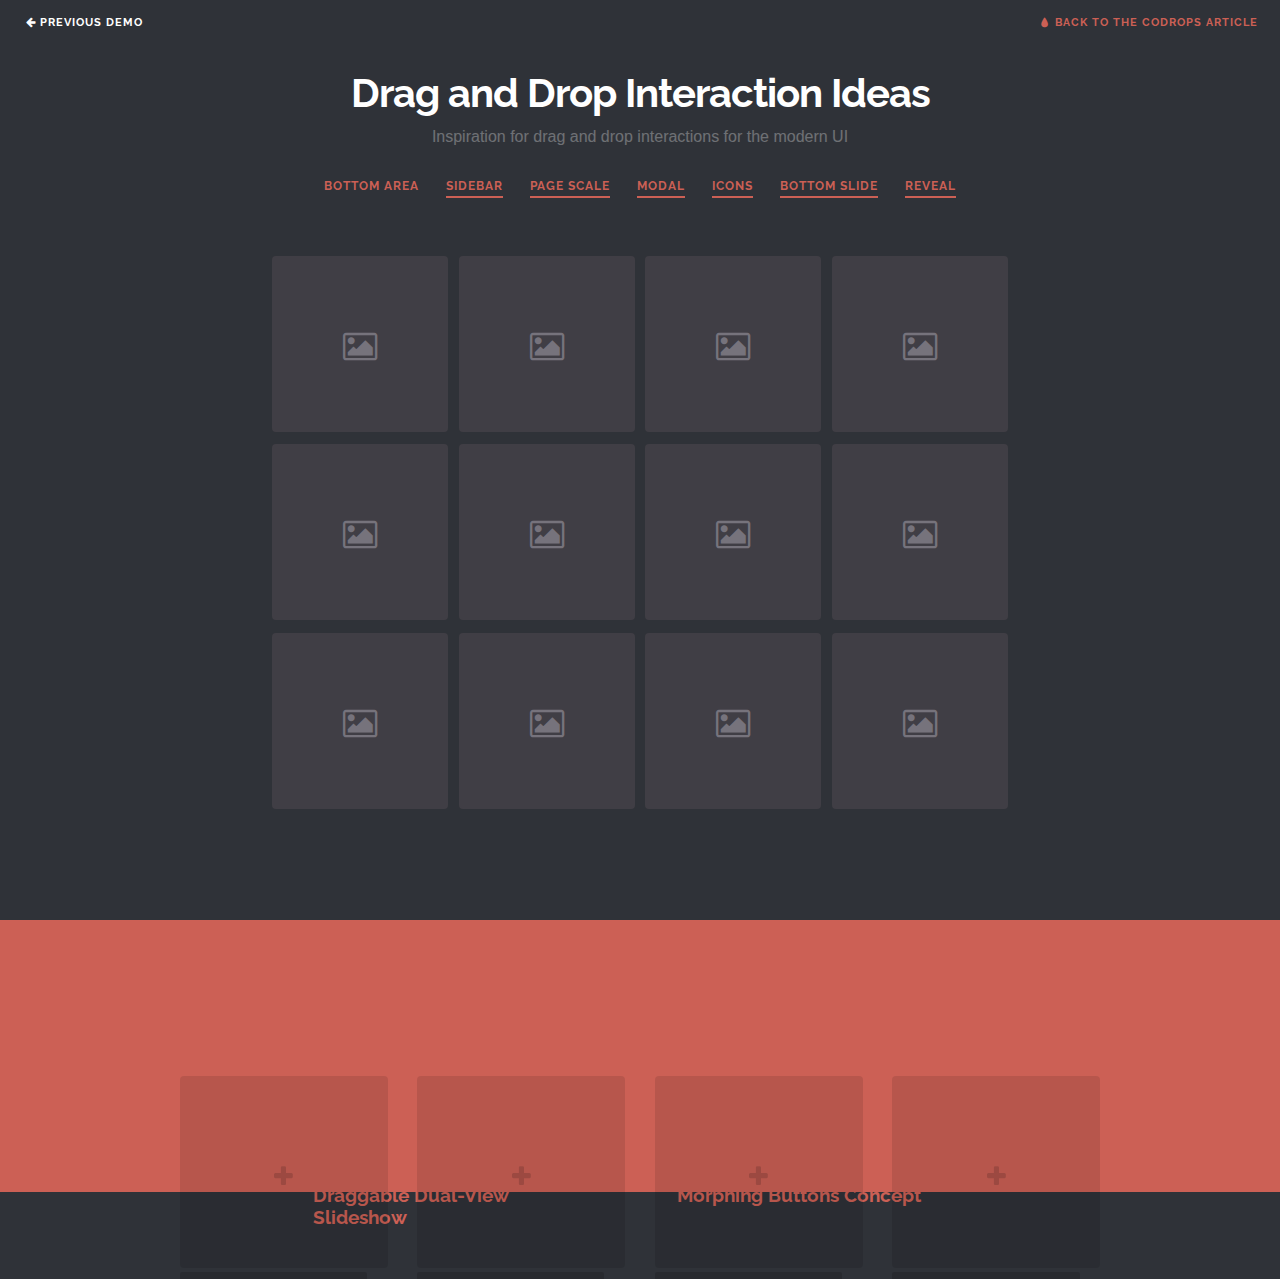
<file: index.html>
<!DOCTYPE html>
<html lang="en" class="no-js">
	<head>
		<meta charset="UTF-8" />
		<meta http-equiv="X-UA-Compatible" content="IE=edge">
		<meta name="viewport" content="width=device-width, initial-scale=1">
		<title>Drag and Drop Interaction Ideas | Bottom Area</title>
		<meta name="description" content="Inspiration for drag and drop interactions for the modern UI" />
		<meta name="keywords" content="drag and drop, interaction, inspiration, web design, ui" />
		<meta name="author" content="Codrops" />
		<link rel="shortcut icon" href="../favicon.ico">
		<link rel="stylesheet" type="text/css" href="css/normalize.css" />
		<link rel="stylesheet" type="text/css" href="fonts/font-awesome-4.2.0/css/font-awesome.min.css" />
		<link rel="stylesheet" type="text/css" href="css/demo.css" />
		<link rel="stylesheet" type="text/css" href="css/bottom-area.css" />
		<script src="js/modernizr.custom.js"></script>
	</head>
	<body>
		<div class="container">
			<!-- Top Navigation -->
			<div class="codrops-top clearfix">
				<a class="codrops-icon codrops-icon-prev" href="http://tympanus.net/Development/MorphingSearch/"><span>Previous Demo</span></a>
				<span class="right"><a class="codrops-icon codrops-icon-drop" href="http://tympanus.net/codrops/?p=21275"><span>Back to the Codrops Article</span></a></span>
			</div>
			<div class="content">
				<header class="codrops-header">
					<h1>Drag and Drop Interaction Ideas <span>Inspiration for drag and drop interactions for the modern UI</span></h1>
					<nav class="codrops-demos">
						<a class="current-demo" href="index.html">Bottom Area</a>
						<a href="sidebar.html">Sidebar</a>
						<a href="page-scale.html">Page Scale</a>
						<a href="modal.html">Modal</a>
						<a href="icons.html">Icons</a>
						<a href="bottom-slide.html">Bottom Slide</a>
						<a href="reveal.html">Reveal</a>
					</nav>
				</header>
				<div id="grid" class="grid clearfix">
					<div class="grid__item"><i class="fa fa-fw fa-image"></i></div>
					<div class="grid__item"><i class="fa fa-fw fa-image"></i></div>
					<div class="grid__item"><i class="fa fa-fw fa-image"></i></div>
					<div class="grid__item"><i class="fa fa-fw fa-image"></i></div>
					<div class="grid__item"><i class="fa fa-fw fa-image"></i></div>
					<div class="grid__item"><i class="fa fa-fw fa-image"></i></div>
					<div class="grid__item"><i class="fa fa-fw fa-image"></i></div>
					<div class="grid__item"><i class="fa fa-fw fa-image"></i></div>
					<div class="grid__item"><i class="fa fa-fw fa-image"></i></div>
					<div class="grid__item"><i class="fa fa-fw fa-image"></i></div>
					<div class="grid__item"><i class="fa fa-fw fa-image"></i></div>
					<div class="grid__item"><i class="fa fa-fw fa-image"></i></div>
				</div>
				<!-- Related demos -->
				<section class="related">
					<p>If you enjoyed this demo you might also like:</p>
					<a href="http://tympanus.net/Development/DraggableDualViewSlideshow/">
						<img src="img/related/DualViewSlideshow.png" alt="Dual-View Slideshow Image"/>
						<h3>Draggable Dual-View Slideshow</h3>
					</a>
					<a href="http://tympanus.net/Development/ButtonComponentMorph/">
						<img src="img/related/MorphingButtons.png" alt="Morphing Buttons Image" />
						<h3>Morphing Buttons Concept</h3>
					</a>
				</section>
			</div><!-- /content -->
		</div><!-- /container -->
		<div id="drop-area" class="drop-area">
			<div>
				<div class="drop-area__item"><div class="dummy"></div></div>
				<div class="drop-area__item"><div class="dummy"></div></div>
				<div class="drop-area__item"><div class="dummy"></div></div>
				<div class="drop-area__item"><div class="dummy"></div></div>
			</div>
		</div>
		<div class="drop-overlay"></div>
		<script src="js/draggabilly.pkgd.min.js"></script>
		<script src="js/dragdrop.js"></script>
		<script>
			(function() {
				var body = document.body,
					dropArea = document.getElementById( 'drop-area' ),
					droppableArr = [], dropAreaTimeout;

				// initialize droppables
				[].slice.call( document.querySelectorAll( '#drop-area .drop-area__item' )).forEach( function( el ) {
					droppableArr.push( new Droppable( el, {
						onDrop : function( instance, draggableEl ) {
							// show checkmark inside the droppabe element
							classie.add( instance.el, 'drop-feedback' );
							clearTimeout( instance.checkmarkTimeout );
							instance.checkmarkTimeout = setTimeout( function() { 
								classie.remove( instance.el, 'drop-feedback' );
							}, 800 );
							// ...
						}
					} ) );
				} );

				// initialize draggable(s)
				[].slice.call(document.querySelectorAll( '#grid .grid__item' )).forEach( function( el ) {
					new Draggable( el, droppableArr, {
						draggabilly : { containment: document.body },
						onStart : function() {
							// add class 'drag-active' to body
							classie.add( body, 'drag-active' );
							// clear timeout: dropAreaTimeout (toggle drop area)
							clearTimeout( dropAreaTimeout );
							// show dropArea
							classie.add( dropArea, 'show' );
						},
						onEnd : function( wasDropped ) {
							var afterDropFn = function() {
								// hide dropArea
								classie.remove( dropArea, 'show' );
								// remove class 'drag-active' from body
								classie.remove( body, 'drag-active' );
							};

							if( !wasDropped ) {
								afterDropFn();
							}
							else {
								// after some time hide drop area and remove class 'drag-active' from body
								clearTimeout( dropAreaTimeout );
								dropAreaTimeout = setTimeout( afterDropFn, 400 );
							}
						}
					} );
				} );
			})();
		</script>
	</body>
</html>
</file>
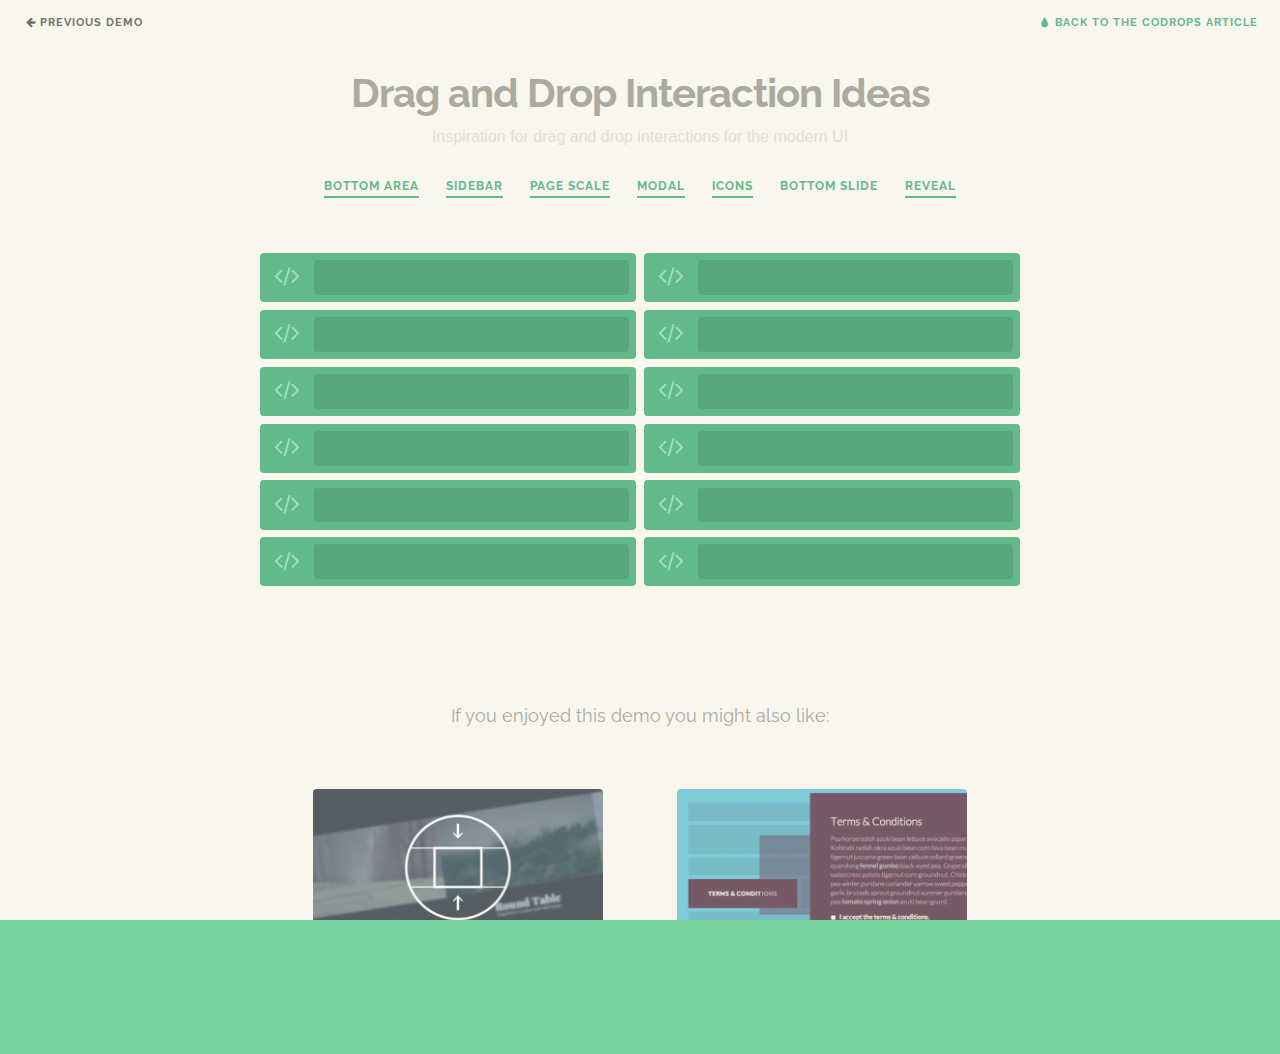
<file: bottom-slide.html>
<!DOCTYPE html>
<html lang="en" class="no-js">
	<head>
		<meta charset="UTF-8" />
		<meta http-equiv="X-UA-Compatible" content="IE=edge">
		<meta name="viewport" content="width=device-width, initial-scale=1">
		<title>Drag and Drop Interaction Ideas | Bottom Slide</title>
		<meta name="description" content="Inspiration for drag and drop interactions for the modern UI" />
		<meta name="keywords" content="drag and drop, interaction, inspiration, web design, ui" />
		<meta name="author" content="Codrops" />
		<link rel="shortcut icon" href="../favicon.ico">
		<link rel="stylesheet" type="text/css" href="css/normalize.css" />
		<link rel="stylesheet" type="text/css" href="fonts/font-awesome-4.2.0/css/font-awesome.min.css" />
		<link rel="stylesheet" type="text/css" href="css/demo.css" />
		<link rel="stylesheet" type="text/css" href="css/bottom-slide.css" />
		<script src="js/modernizr.custom.js"></script>
	</head>
	<body class="skin-5">
		<div class="container">
			<!-- Top Navigation -->
			<div class="codrops-top clearfix">
				<a class="codrops-icon codrops-icon-prev" href="http://tympanus.net/Development/MorphingSearch/"><span>Previous Demo</span></a>
				<span class="right"><a class="codrops-icon codrops-icon-drop" href="http://tympanus.net/codrops/?p=21275"><span>Back to the Codrops Article</span></a></span>
			</div>
			<div class="content">
				<header class="codrops-header">
					<h1>Drag and Drop Interaction Ideas <span>Inspiration for drag and drop interactions for the modern UI</span></h1>
					<nav class="codrops-demos">
						<a href="index.html">Bottom Area</a>
						<a href="sidebar.html">Sidebar</a>
						<a href="page-scale.html">Page Scale</a>
						<a href="modal.html">Modal</a>
						<a href="icons.html">Icons</a>
						<a class="current-demo" href="bottom-slide.html">Bottom Slide</a>
						<a href="reveal.html">Reveal</a>
					</nav>
				</header>
				<div id="grid" class="grid clearfix">
					<div class="grid__item"><i class="fa fa-fw fa-code"></i></div>
					<div class="grid__item"><i class="fa fa-fw fa-code"></i></div>
					<div class="grid__item"><i class="fa fa-fw fa-code"></i></div>
					<div class="grid__item"><i class="fa fa-fw fa-code"></i></div>
					<div class="grid__item"><i class="fa fa-fw fa-code"></i></div>
					<div class="grid__item"><i class="fa fa-fw fa-code"></i></div>
					<div class="grid__item"><i class="fa fa-fw fa-code"></i></div>
					<div class="grid__item"><i class="fa fa-fw fa-code"></i></div>
					<div class="grid__item"><i class="fa fa-fw fa-code"></i></div>
					<div class="grid__item"><i class="fa fa-fw fa-code"></i></div>
					<div class="grid__item"><i class="fa fa-fw fa-code"></i></div>
					<div class="grid__item"><i class="fa fa-fw fa-code"></i></div>
				</div>
				<!-- Related demos -->
				<section class="related">
					<p>If you enjoyed this demo you might also like:</p>
					<a href="http://tympanus.net/Development/DraggableDualViewSlideshow/">
						<img src="img/related/DualViewSlideshow.png" alt="Dual-View Slideshow Image"/>
						<h3>Draggable Dual-View Slideshow</h3>
					</a>
					<a href="http://tympanus.net/Development/ButtonComponentMorph/">
						<img src="img/related/MorphingButtons.png" alt="Morphing Buttons Image" />
						<h3>Morphing Buttons Concept</h3>
					</a>
				</section>
			</div><!-- /content -->
		</div><!-- /container -->
		<div id="drop-area" class="drop-area">
			<div>
				<div class="dummy"></div>
				<div class="drop-area__item"><i class="fa fa-fw fa-file-excel-o"></i></div>
				<div class="drop-area__item"><i class="fa fa-fw fa-file-pdf-o"></i></div>
				<div class="drop-area__item"><i class="fa fa-fw fa-file-sound-o"></i></div>
				<div class="drop-area__item"><i class="fa fa-fw fa-file-word-o"></i></div>
				<div class="drop-area__item"><i class="fa fa-fw fa-file-archive-o"></i></div>
				<div class="drop-area__item"><i class="fa fa-fw fa-file-text-o"></i></div>
				<div class="drop-area__item"><i class="fa fa-fw fa-file-archive-o"></i></div>
				<div class="drop-area__item"><i class="fa fa-fw fa-file-image-o"></i></div>
				<div class="drop-area__item"><i class="fa fa-fw fa-file-o"></i></div>
				<div class="drop-area__item"><i class="fa fa-fw fa-file-powerpoint-o"></i></div>
				<div class="drop-area__item"><i class="fa fa-fw fa-file-code-o"></i></div>
			</div>
		</div>
		<div class="drop-overlay"></div>
		<script src="js/draggabilly.pkgd.min.js"></script>
		<script src="js/dragdrop.js"></script>
		<script>
			(function() {
				var body = document.body,
					dropArea = document.getElementById( 'drop-area' ),
					droppableArr = [], dropAreaTimeout;

				// initialize droppables
				[].slice.call( document.querySelectorAll( '#drop-area .drop-area__item' )).forEach( function( el ) {
					droppableArr.push( new Droppable( el, {
						onDrop : function( instance, draggableEl ) {
							// show checkmark inside the droppabe element
							classie.add( instance.el, 'drop-feedback' );
							clearTimeout( instance.checkmarkTimeout );
							instance.checkmarkTimeout = setTimeout( function() { 
								classie.remove( instance.el, 'drop-feedback' );
							}, 800 );
							// ...
						}
					} ) );
				} );

				// initialize draggable(s)
				[].slice.call(document.querySelectorAll( '#grid .grid__item' )).forEach( function( el ) {
					new Draggable( el, droppableArr, {
						draggabilly : { containment: document.body },
						scroll : true,
						scrollable : '#drop-area',
						scrollSpeed : 20,
						scrollSensitivity : 10,
						onStart : function() {
							// add class 'drag-active' to body
							classie.add( body, 'drag-active' );
							// clear timeout: dropAreaTimeout (toggle drop area)
							clearTimeout( dropAreaTimeout );
							// show dropArea
							classie.add( dropArea, 'show' );
						},
						onEnd : function( wasDropped ) {
							var afterDropFn = function() {
								// hide dropArea
								classie.remove( dropArea, 'show' );
								// remove class 'drag-active' from body
								classie.remove( body, 'drag-active' );
							};

							if( !wasDropped ) {
								afterDropFn();
							}
							else {
								// after some time hide drop area and remove class 'drag-active' from body
								clearTimeout( dropAreaTimeout );
								dropAreaTimeout = setTimeout( afterDropFn, 400 );
							}
						}
					} );
				} );
			})();
		</script>
	</body>
</html>
</file>
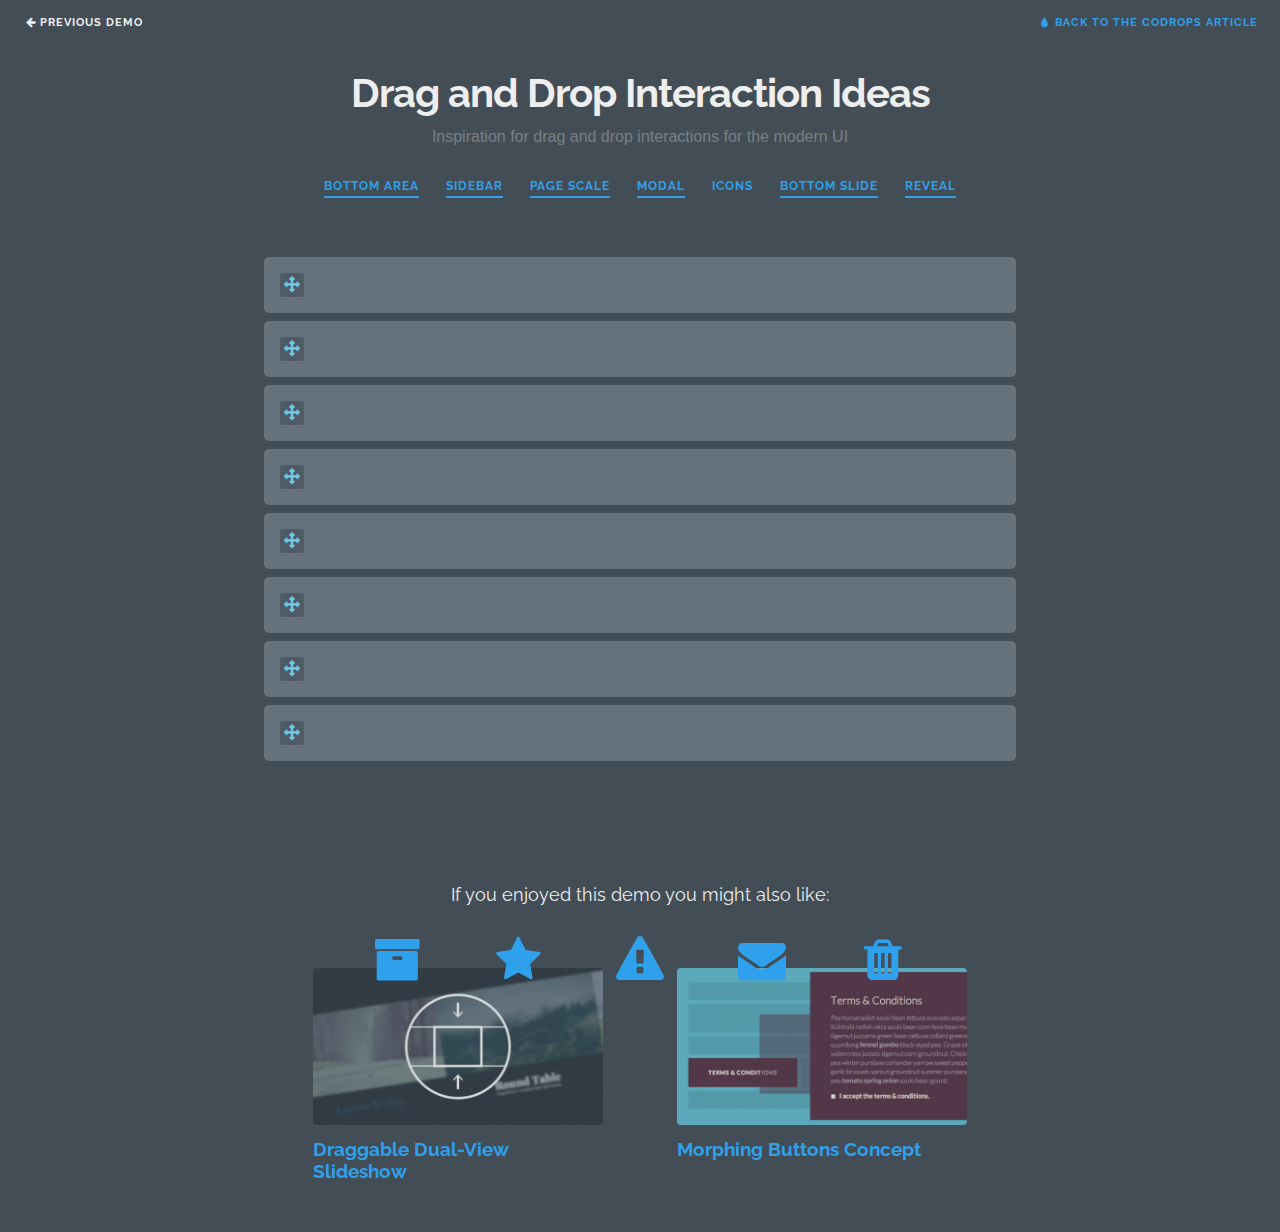
<file: icons.html>
<!DOCTYPE html>
<html lang="en" class="no-js">
	<head>
		<meta charset="UTF-8" />
		<meta http-equiv="X-UA-Compatible" content="IE=edge">
		<meta name="viewport" content="width=device-width, initial-scale=1">
		<title>Drag and Drop Interaction Ideas | Icons</title>
		<meta name="description" content="Inspiration for drag and drop interactions for the modern UI" />
		<meta name="keywords" content="drag and drop, interaction, inspiration, web design, ui" />
		<meta name="author" content="Codrops" />
		<link rel="shortcut icon" href="../favicon.ico">
		<link rel="stylesheet" type="text/css" href="css/normalize.css" />
		<link rel="stylesheet" type="text/css" href="fonts/font-awesome-4.2.0/css/font-awesome.min.css" />
		<link rel="stylesheet" type="text/css" href="css/demo.css" />
		<link rel="stylesheet" type="text/css" href="css/icons.css" />
		<script src="js/modernizr.custom.js"></script>
	</head>
	<body class="skin-4">
		<div class="container">
			<!-- Top Navigation -->
			<div class="codrops-top clearfix">
				<a class="codrops-icon codrops-icon-prev" href="http://tympanus.net/Development/MorphingSearch/"><span>Previous Demo</span></a>
				<span class="right"><a class="codrops-icon codrops-icon-drop" href="http://tympanus.net/codrops/?p=21275"><span>Back to the Codrops Article</span></a></span>
			</div>
			<div class="content">
				<header class="codrops-header">
					<h1>Drag and Drop Interaction Ideas <span>Inspiration for drag and drop interactions for the modern UI</span></h1>
					<nav class="codrops-demos">
						<a href="index.html">Bottom Area</a>
						<a href="sidebar.html">Sidebar</a>
						<a href="page-scale.html">Page Scale</a>
						<a href="modal.html">Modal</a>
						<a class="current-demo" href="icons.html">Icons</a>
						<a href="bottom-slide.html">Bottom Slide</a>
						<a href="reveal.html">Reveal</a>
					</nav>
				</header>
				<ul id="list" class="list">
					<li class="list__item"><div class="drag-me"><i class="fa fa-fw fa-arrows"></i></div></li>
					<li class="list__item"><div class="drag-me"><i class="fa fa-fw fa-arrows"></i></div></li>
					<li class="list__item"><div class="drag-me"><i class="fa fa-fw fa-arrows"></i></div></li>
					<li class="list__item"><div class="drag-me"><i class="fa fa-fw fa-arrows"></i></div></li>
					<li class="list__item"><div class="drag-me"><i class="fa fa-fw fa-arrows"></i></div></li>
					<li class="list__item"><div class="drag-me"><i class="fa fa-fw fa-arrows"></i></div></li>
					<li class="list__item"><div class="drag-me"><i class="fa fa-fw fa-arrows"></i></div></li>
					<li class="list__item"><div class="drag-me"><i class="fa fa-fw fa-arrows"></i></div></li>
				</ul>
				<!-- Related demos -->
				<section class="related">
					<p>If you enjoyed this demo you might also like:</p>
					<a href="http://tympanus.net/Development/DraggableDualViewSlideshow/">
						<img src="img/related/DualViewSlideshow.png" alt="Dual-View Slideshow Image"/>
						<h3>Draggable Dual-View Slideshow</h3>
					</a>
					<a href="http://tympanus.net/Development/ButtonComponentMorph/">
						<img src="img/related/MorphingButtons.png" alt="Morphing Buttons Image" />
						<h3>Morphing Buttons Concept</h3>
					</a>
				</section>
			</div><!-- /content -->
		</div><!-- /container -->
		<div id="drop-area" class="drop-area">
			<div class="drop-area__item"><i class="fa fa-fw fa-archive"></i></div>
			<div class="drop-area__item"><i class="fa fa-fw fa-star"></i></div>
			<div class="drop-area__item"><i class="fa fa-fw fa-exclamation-triangle"></i></div>
			<div class="drop-area__item"><i class="fa fa-fw fa-envelope"></i></div>
			<div class="drop-area__item"><i class="fa fa-fw fa-trash"></i></div>
		</div>
		<div class="drop-overlay"></div>
		<script src="js/draggabilly.pkgd.min.js"></script>
		<script src="js/dragdrop.js"></script>
		<script>
			(function() {
				var body = document.body,
					dropArea = document.getElementById( 'drop-area' ),
					droppableArr = [], dropAreaTimeout;

				// initialize droppables
				[].slice.call( document.querySelectorAll( '#drop-area .drop-area__item' )).forEach( function( el ) {
					droppableArr.push( new Droppable( el, {
						onDrop : function( instance, draggableEl ) {
							// show checkmark inside the droppabe element
							classie.add( instance.el, 'drop-feedback' );
							clearTimeout( instance.checkmarkTimeout );
							instance.checkmarkTimeout = setTimeout( function() { 
								classie.remove( instance.el, 'drop-feedback' );
							}, 800 );
							// ...
						}
					} ) );
				} );

				// initialize draggable(s)
				[].slice.call(document.querySelectorAll( '#list .drag-me' )).forEach( function( el ) {
					new Draggable( el, droppableArr, {
						draggabilly : { containment: document.body },
						onStart : function() {
							// add class 'drag-active' to body
							classie.add( body, 'drag-active' );
							// clear timeout: dropAreaTimeout (toggle drop area)
							clearTimeout( dropAreaTimeout );
							// show dropArea
							classie.add( dropArea, 'show' );
						},
						onEnd : function( wasDropped ) {
							var afterDropFn = function() {
								// hide dropArea
								classie.remove( dropArea, 'show' );
								// remove class 'drag-active' from body
								classie.remove( body, 'drag-active' );
							};

							if( !wasDropped ) {
								afterDropFn();
							}
							else {
								// after some time hide drop area and remove class 'drag-active' from body
								clearTimeout( dropAreaTimeout );
								dropAreaTimeout = setTimeout( afterDropFn, 400 );
							}
						}
					} );
				} );
			})();
		</script>
	</body>
</html>
</file>
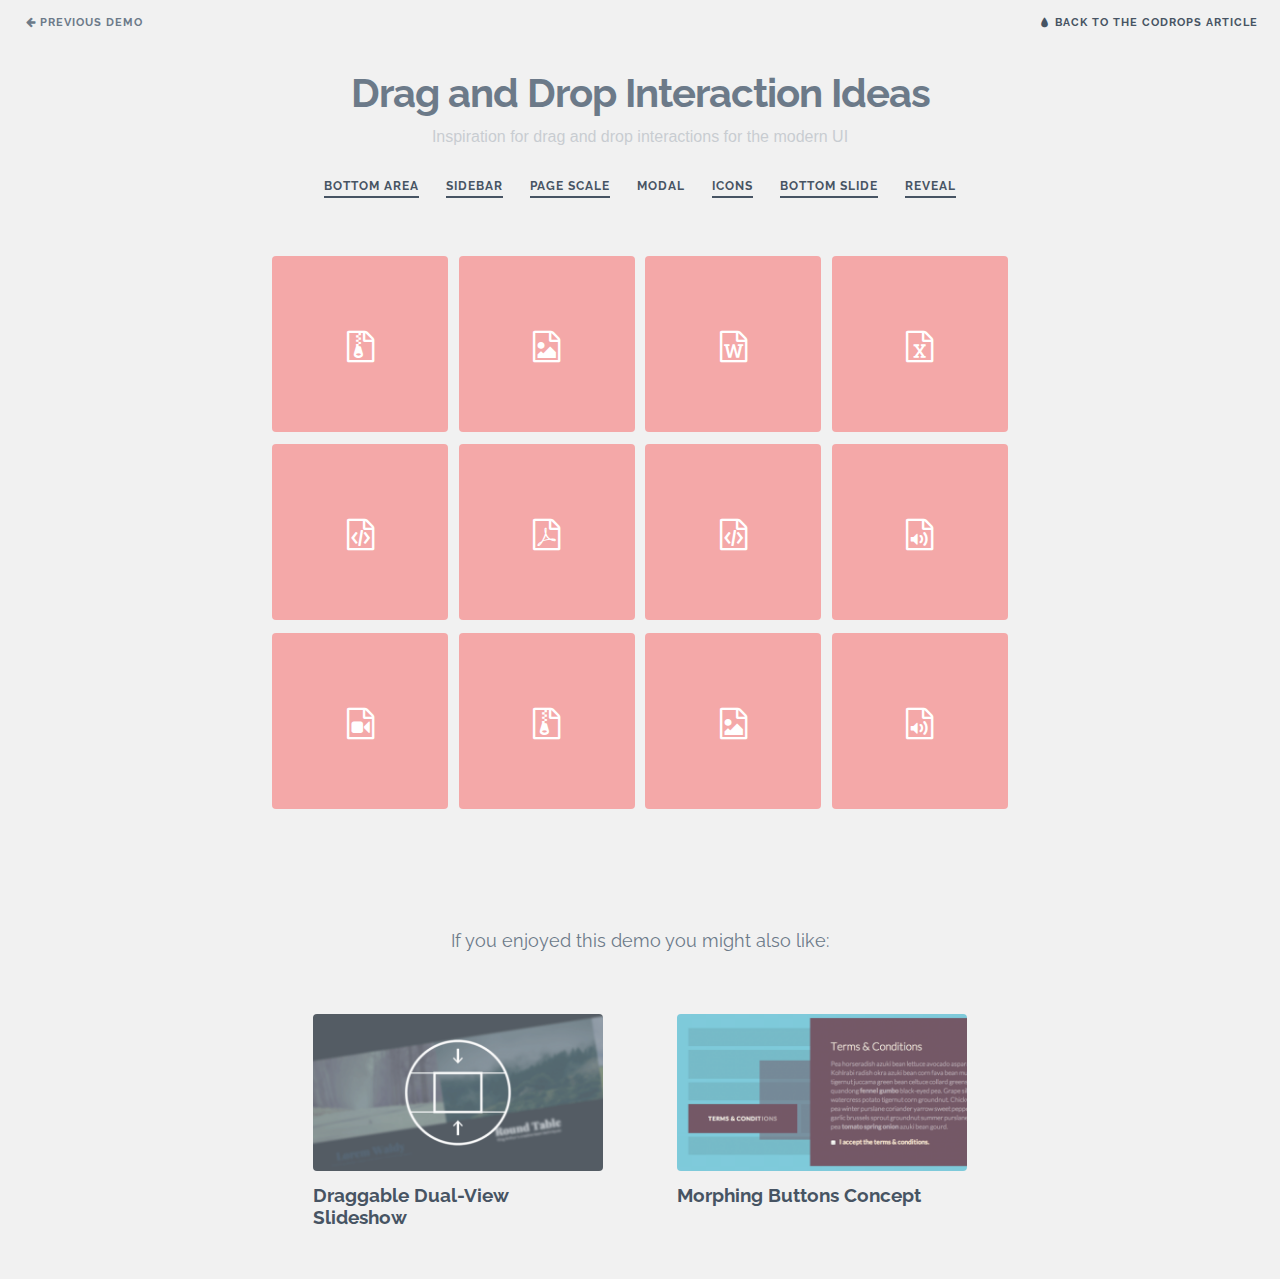
<file: modal.html>
<!DOCTYPE html>
<html lang="en" class="no-js">
	<head>
		<meta charset="UTF-8" />
		<meta http-equiv="X-UA-Compatible" content="IE=edge">
		<meta name="viewport" content="width=device-width, initial-scale=1">
		<title>Drag and Drop Interaction Ideas | Modal</title>
		<meta name="description" content="Inspiration for drag and drop interactions for the modern UI" />
		<meta name="keywords" content="drag and drop, interaction, inspiration, web design, ui" />
		<meta name="author" content="Codrops" />
		<link rel="shortcut icon" href="../favicon.ico">
		<link rel="stylesheet" type="text/css" href="css/normalize.css" />
		<link rel="stylesheet" type="text/css" href="fonts/font-awesome-4.2.0/css/font-awesome.min.css" />
		<link rel="stylesheet" type="text/css" href="css/demo.css" />
		<link rel="stylesheet" type="text/css" href="css/modal.css" />
		<script src="js/modernizr.custom.js"></script>
	</head>
	<body class="skin-3">
		<div class="container">
			<!-- Top Navigation -->
			<div class="codrops-top clearfix">
				<a class="codrops-icon codrops-icon-prev" href="http://tympanus.net/Development/MorphingSearch/"><span>Previous Demo</span></a>
				<span class="right"><a class="codrops-icon codrops-icon-drop" href="http://tympanus.net/codrops/?p=21275"><span>Back to the Codrops Article</span></a></span>
			</div>
			<div class="content">
				<header class="codrops-header">
					<h1>Drag and Drop Interaction Ideas <span>Inspiration for drag and drop interactions for the modern UI</span></h1>
					<nav class="codrops-demos">
						<a href="index.html">Bottom Area</a>
						<a href="sidebar.html">Sidebar</a>
						<a href="page-scale.html">Page Scale</a>
						<a class="current-demo" href="modal.html">Modal</a>
						<a href="icons.html">Icons</a>
						<a href="bottoms-lide.html">Bottom Slide</a>
						<a href="reveal.html">Reveal</a>
					</nav>
				</header>
				<div id="grid" class="grid clearfix">
					<div class="grid__item"><i class="fa fa-fw fa-file-archive-o"></i></div>
					<div class="grid__item"><i class="fa fa-fw fa-file-image-o"></i></div>
					<div class="grid__item"><i class="fa fa-fw fa-file-word-o"></i></div>
					<div class="grid__item"><i class="fa fa-fw fa-file-excel-o"></i></div>
					<div class="grid__item"><i class="fa fa-fw fa-file-code-o"></i></div>
					<div class="grid__item"><i class="fa fa-fw fa-file-pdf-o"></i></div>
					<div class="grid__item"><i class="fa fa-fw fa-file-code-o"></i></div>
					<div class="grid__item"><i class="fa fa-fw fa-file-sound-o"></i></div>
					<div class="grid__item"><i class="fa fa-fw fa-file-video-o"></i></div>
					<div class="grid__item"><i class="fa fa-fw fa-file-archive-o"></i></div>
					<div class="grid__item"><i class="fa fa-fw fa-file-image-o"></i></div>
					<div class="grid__item"><i class="fa fa-fw fa-file-sound-o"></i></div>
				</div>
				<!-- Related demos -->
				<section class="related">
					<p>If you enjoyed this demo you might also like:</p>
					<a href="http://tympanus.net/Development/DraggableDualViewSlideshow/">
						<img src="img/related/DualViewSlideshow.png" alt="Dual-View Slideshow Image"/>
						<h3>Draggable Dual-View Slideshow</h3>
					</a>
					<a href="http://tympanus.net/Development/ButtonComponentMorph/">
						<img src="img/related/MorphingButtons.png" alt="Morphing Buttons Image" />
						<h3>Morphing Buttons Concept</h3>
					</a>
				</section>
			</div><!-- /content -->
		</div><!-- /container -->
		<div id="drop-area" class="drop-area">
			<div class="drop-area__item"></div>
			<div class="drop-area__item"></div>
		</div>
		<div class="drop-overlay"></div>
		<script src="js/draggabilly.pkgd.min.js"></script>
		<script src="js/dragdrop.js"></script>
		<script>
			(function() {
				var body = document.body,
					dropArea = document.getElementById( 'drop-area' ),
					droppableArr = [], dropAreaTimeout;

				// initialize droppables
				[].slice.call( document.querySelectorAll( '#drop-area .drop-area__item' )).forEach( function( el ) {
					droppableArr.push( new Droppable( el, {
						onDrop : function( instance, draggableEl ) {
							// show checkmark inside the droppabe element
							classie.add( instance.el, 'drop-feedback' );
							clearTimeout( instance.checkmarkTimeout );
							instance.checkmarkTimeout = setTimeout( function() { 
								classie.remove( instance.el, 'drop-feedback' );
							}, 800 );
							// ...
						}
					} ) );
				} );

				// initialize draggable(s)
				[].slice.call(document.querySelectorAll( '#grid .grid__item' )).forEach( function( el ) {
					new Draggable( el, droppableArr, {
						draggabilly : { containment: document.body },
						onStart : function() {
							// add class 'drag-active' to body
							classie.add( body, 'drag-active' );
							// clear timeout: dropAreaTimeout (toggle drop area)
							clearTimeout( dropAreaTimeout );
							// show dropArea
							classie.add( dropArea, 'show' );
						},
						onEnd : function( wasDropped ) {
							var afterDropFn = function() {
								// hide dropArea
								classie.remove( dropArea, 'show' );
								// remove class 'drag-active' from body
								classie.remove( body, 'drag-active' );
							};

							if( !wasDropped ) {
								afterDropFn();
							}
							else {
								// after some time hide drop area and remove class 'drag-active' from body
								clearTimeout( dropAreaTimeout );
								dropAreaTimeout = setTimeout( afterDropFn, 400 );
							}
						}
					} );
				} );
			})();
		</script>
	</body>
</html>
</file>
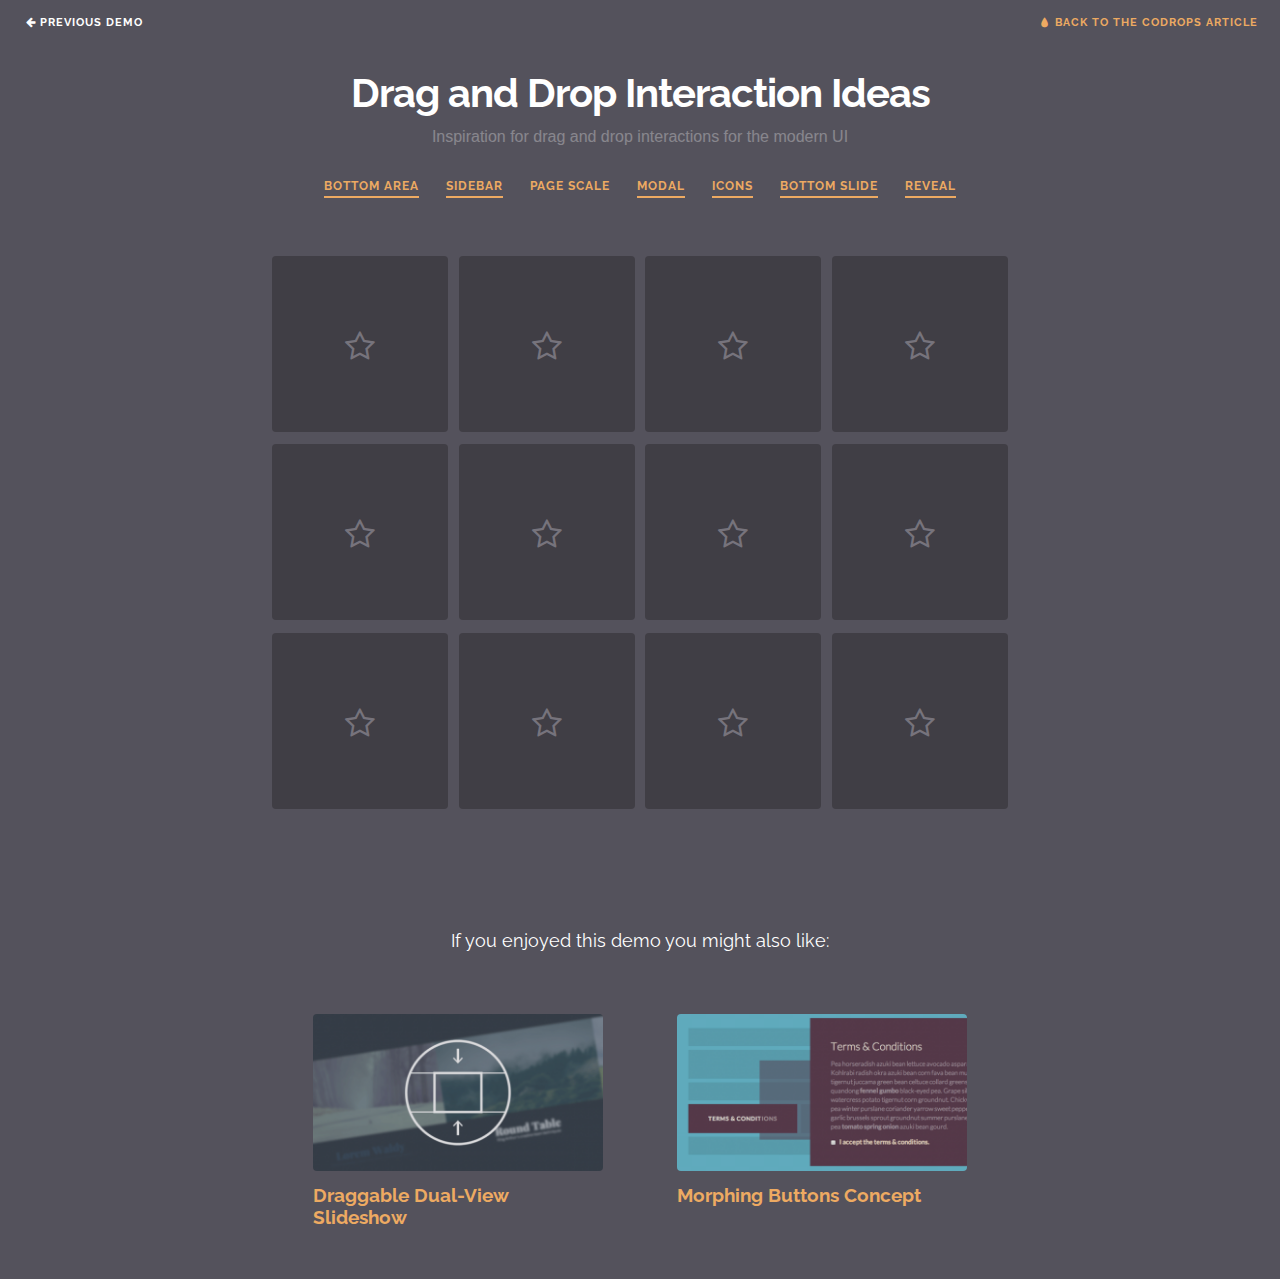
<file: page-scale.html>
<!DOCTYPE html>
<html lang="en" class="no-js">
	<head>
		<meta charset="UTF-8" />
		<meta http-equiv="X-UA-Compatible" content="IE=edge">
		<meta name="viewport" content="width=device-width, initial-scale=1">
		<title>Drag and Drop Interaction Ideas | Page Scale</title>
		<meta name="description" content="Inspiration for drag and drop interactions for the modern UI" />
		<meta name="keywords" content="drag and drop, interaction, inspiration, web design, ui" />
		<meta name="author" content="Codrops" />
		<link rel="shortcut icon" href="../favicon.ico">
		<link rel="stylesheet" type="text/css" href="css/normalize.css" />
		<link rel="stylesheet" type="text/css" href="fonts/font-awesome-4.2.0/css/font-awesome.min.css" />
		<link rel="stylesheet" type="text/css" href="css/demo.css" />
		<link rel="stylesheet" type="text/css" href="css/page-scale.css" />
		<script src="js/modernizr.custom.js"></script>
	</head>
	<body class="skin-2">
		<div class="container">
			<!-- Top Navigation -->
			<div class="codrops-top clearfix">
				<a class="codrops-icon codrops-icon-prev" href="http://tympanus.net/Development/MorphingSearch/"><span>Previous Demo</span></a>
				<span class="right"><a class="codrops-icon codrops-icon-drop" href="http://tympanus.net/codrops/?p=21275"><span>Back to the Codrops Article</span></a></span>
			</div>
			<div class="content">
				<header class="codrops-header">
					<h1>Drag and Drop Interaction Ideas <span>Inspiration for drag and drop interactions for the modern UI</span></h1>
					<nav class="codrops-demos">
						<a href="index.html">Bottom Area</a>
						<a href="sidebar.html">Sidebar</a>
						<a class="current-demo" href="page-scale.html">Page Scale</a>
						<a href="modal.html">Modal</a>
						<a href="icons.html">Icons</a>
						<a href="bottom-slide.html">Bottom Slide</a>
						<a href="reveal.html">Reveal</a>
					</nav>
				</header>
				<div id="grid" class="grid clearfix">
					<div class="grid__item"><i class="fa fa-fw fa-star-o"></i></div>
					<div class="grid__item"><i class="fa fa-fw fa-star-o"></i></div>
					<div class="grid__item"><i class="fa fa-fw fa-star-o"></i></div>
					<div class="grid__item"><i class="fa fa-fw fa-star-o"></i></div>
					<div class="grid__item"><i class="fa fa-fw fa-star-o"></i></div>
					<div class="grid__item"><i class="fa fa-fw fa-star-o"></i></div>
					<div class="grid__item"><i class="fa fa-fw fa-star-o"></i></div>
					<div class="grid__item"><i class="fa fa-fw fa-star-o"></i></div>
					<div class="grid__item"><i class="fa fa-fw fa-star-o"></i></div>
					<div class="grid__item"><i class="fa fa-fw fa-star-o"></i></div>
					<div class="grid__item"><i class="fa fa-fw fa-star-o"></i></div>
					<div class="grid__item"><i class="fa fa-fw fa-star-o"></i></div>
				</div>
				<!-- Related demos -->
				<section class="related">
					<p>If you enjoyed this demo you might also like:</p>
					<a href="http://tympanus.net/Development/DraggableDualViewSlideshow/">
						<img src="img/related/DualViewSlideshow.png" alt="Dual-View Slideshow Image"/>
						<h3>Draggable Dual-View Slideshow</h3>
					</a>
					<a href="http://tympanus.net/Development/ButtonComponentMorph/">
						<img src="img/related/MorphingButtons.png" alt="Morphing Buttons Image" />
						<h3>Morphing Buttons Concept</h3>
					</a>
				</section>
			</div><!-- /content -->
		</div><!-- /container -->
		<div id="drop-area" class="drop-area">
			<div>
				<div class="drop-area__item"><div><div class="dummy"></div></div></div>
				<div class="drop-area__item"><div><div class="dummy"></div></div></div>
				<div class="drop-area__item"><div><div class="dummy"></div></div></div>
				<div class="drop-area__item"><div><div class="dummy"></div></div></div>
			</div>
		</div>
		<div class="drop-overlay"></div>
		<script src="js/draggabilly.pkgd.min.js"></script>
		<script src="js/dragdrop.js"></script>
		<script>
			(function() {
				var body = document.body,
					dropArea = document.getElementById( 'drop-area' ),
					droppableArr = [], dropAreaTimeout;

				// initialize droppables
				[].slice.call( document.querySelectorAll( '#drop-area .drop-area__item' )).forEach( function( el ) {
					droppableArr.push( new Droppable( el, {
						onDrop : function( instance, draggableEl ) {
							// show checkmark inside the droppabe element
							classie.add( instance.el, 'drop-feedback' );
							clearTimeout( instance.checkmarkTimeout );
							instance.checkmarkTimeout = setTimeout( function() { 
								classie.remove( instance.el, 'drop-feedback' );
							}, 800 );
							// ...
						}
					} ) );
				} );

				// initialize draggable(s)
				[].slice.call(document.querySelectorAll( '#grid .grid__item' )).forEach( function( el ) {
					new Draggable( el, droppableArr, {
						draggabilly : { containment: document.body },
						helper : true,
						onStart : function() {
							// add class 'drag-active' to body
							classie.add( body, 'drag-active' );
							// clear timeout: dropAreaTimeout (toggle drop area)
							clearTimeout( dropAreaTimeout );
							// show dropArea
							classie.add( dropArea, 'show' );
						},
						onEnd : function( wasDropped ) {
							var afterDropFn = function() {
								// hide dropArea
								classie.remove( dropArea, 'show' );
								// remove class 'drag-active' from body
								classie.remove( body, 'drag-active' );
							};

							if( !wasDropped ) {
								afterDropFn();
							}
							else {
								// after some time hide drop area and remove class 'drag-active' from body
								clearTimeout( dropAreaTimeout );
								dropAreaTimeout = setTimeout( afterDropFn, 400 );
							}
						}
					} );
				} );
			})();
		</script>
	</body>
</html>
</file>
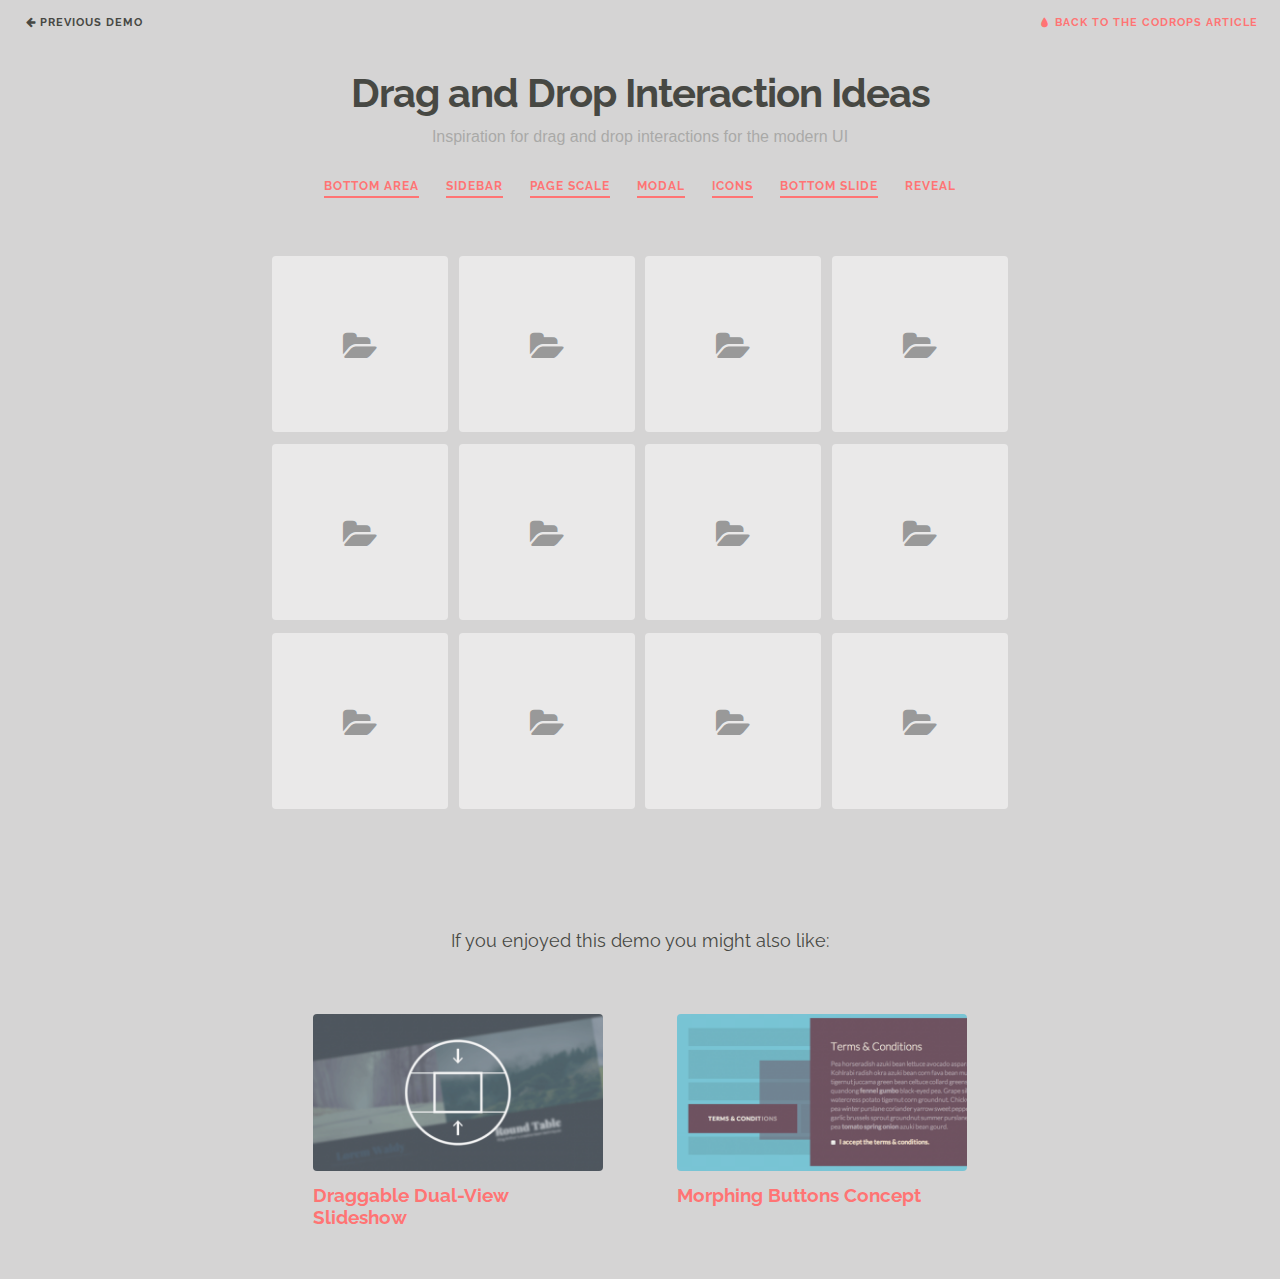
<file: reveal.html>
<!DOCTYPE html>
<html lang="en" class="no-js">
	<head>
		<meta charset="UTF-8" />
		<meta http-equiv="X-UA-Compatible" content="IE=edge">
		<meta name="viewport" content="width=device-width, initial-scale=1">
		<title>Drag and Drop Interaction Ideas | Reveal</title>
		<meta name="description" content="Inspiration for drag and drop interactions for the modern UI" />
		<meta name="keywords" content="drag and drop, interaction, inspiration, web design, ui" />
		<meta name="author" content="Codrops" />
		<link rel="shortcut icon" href="../favicon.ico">
		<link rel="stylesheet" type="text/css" href="css/normalize.css" />
		<link rel="stylesheet" type="text/css" href="fonts/font-awesome-4.2.0/css/font-awesome.min.css" />
		<link rel="stylesheet" type="text/css" href="css/demo.css" />
		<link rel="stylesheet" type="text/css" href="css/reveal.css" />
		<script src="js/modernizr.custom.js"></script>
	</head>
	<body class="skin-6">
		<div class="container">
			<!-- Top Navigation -->
			<div class="codrops-top clearfix">
				<a class="codrops-icon codrops-icon-prev" href="http://tympanus.net/Development/MorphingSearch/"><span>Previous Demo</span></a>
				<span class="right"><a class="codrops-icon codrops-icon-drop" href="http://tympanus.net/codrops/?p=21275"><span>Back to the Codrops Article</span></a></span>
			</div>
			<div class="content">
				<header class="codrops-header">
					<h1>Drag and Drop Interaction Ideas <span>Inspiration for drag and drop interactions for the modern UI</span></h1>
					<nav class="codrops-demos">
						<a href="index.html">Bottom Area</a>
						<a href="sidebar.html">Sidebar</a>
						<a href="page-scale.html">Page Scale</a>
						<a href="modal.html">Modal</a>
						<a href="icons.html">Icons</a>
						<a href="bottom-slide.html">Bottom Slide</a>
						<a class="current-demo" href="reveal.html">Reveal</a>
					</nav>
				</header>
				<div id="grid" class="grid clearfix">
					<div class="grid__item"><i class="fa fa-fw fa-folder-open"></i></div>
					<div class="grid__item"><i class="fa fa-fw fa-folder-open"></i></div>
					<div class="grid__item"><i class="fa fa-fw fa-folder-open"></i></div>
					<div class="grid__item"><i class="fa fa-fw fa-folder-open"></i></div>
					<div class="grid__item"><i class="fa fa-fw fa-folder-open"></i></div>
					<div class="grid__item"><i class="fa fa-fw fa-folder-open"></i></div>
					<div class="grid__item"><i class="fa fa-fw fa-folder-open"></i></div>
					<div class="grid__item"><i class="fa fa-fw fa-folder-open"></i></div>
					<div class="grid__item"><i class="fa fa-fw fa-folder-open"></i></div>
					<div class="grid__item"><i class="fa fa-fw fa-folder-open"></i></div>
					<div class="grid__item"><i class="fa fa-fw fa-folder-open"></i></div>
					<div class="grid__item"><i class="fa fa-fw fa-folder-open"></i></div>
				</div>
				<!-- Related demos -->
				<section class="related">
					<p>If you enjoyed this demo you might also like:</p>
					<a href="http://tympanus.net/Development/DraggableDualViewSlideshow/">
						<img src="img/related/DualViewSlideshow.png" alt="Dual-View Slideshow Image"/>
						<h3>Draggable Dual-View Slideshow</h3>
					</a>
					<a href="http://tympanus.net/Development/ButtonComponentMorph/">
						<img src="img/related/MorphingButtons.png" alt="Morphing Buttons Image" />
						<h3>Morphing Buttons Concept</h3>
					</a>
				</section>
			</div><!-- /content -->
		</div><!-- /container -->
		<div id="drop-area" class="drop-area">
			<div>
				<div class="drop-area__item"><div><div class="dummy"></div></div></div>
				<div class="drop-area__item"><div><div class="dummy"></div></div></div>
				<div class="drop-area__item"><div><div class="dummy"></div></div></div>
				<div class="drop-area__item"><div><div class="dummy"></div></div></div>
			</div>
		</div>
		<div class="drop-overlay"></div>
		<script src="js/draggabilly.pkgd.min.js"></script>
		<script src="js/dragdrop.js"></script>
		<script>
			(function() {
				var body = document.body, 
					dropArea = document.getElementById( 'drop-area' ),
					droppableArr = [], dropAreaTimeout;
				
				// initialize droppables
				[].slice.call( document.querySelectorAll( '#drop-area .drop-area__item' )).forEach( function( el ) {
					droppableArr.push( new Droppable( el, {
						onDrop : function( instance, draggableEl ) {
							// show checkmark inside the droppabe element
							classie.add( instance.el, 'drop-feedback' );
							clearTimeout( instance.checkmarkTimeout );
							instance.checkmarkTimeout = setTimeout( function() { 
								classie.remove( instance.el, 'drop-feedback' );
							}, 800 );
							// ...
						}
					} ) );
				} );

				// initialize draggable(s)
				[].slice.call(document.querySelectorAll( '#grid .grid__item' )).forEach( function( el ) {
					new Draggable( el, droppableArr, {
						draggabilly : { containment: dropArea },
						animBack : false,
						helper : true,
						onStart : function() {
							// add class 'drag-active' to body
							classie.add( body, 'drag-active' );
							// clear timeout: dropAreaTimeout (toggle drop area)
							clearTimeout( dropAreaTimeout );
							// show dropArea
							classie.add( dropArea, 'show' );
						},
						onEnd : function( wasDropped ) {
							var afterDropFn = function() {
								// hide dropArea
								classie.remove( dropArea, 'show' );
								// remove class 'drag-active' from body
								classie.remove( body, 'drag-active' );
							};

							if( !wasDropped ) {
								afterDropFn();
							}
							else {
								// after some time hide drop area and remove class 'drag-active' from body
								clearTimeout( dropAreaTimeout );
								dropAreaTimeout = setTimeout( afterDropFn, 400 );
							}
						}
					} );
				} );
			})();
		</script>
	</body>
</html>
</file>
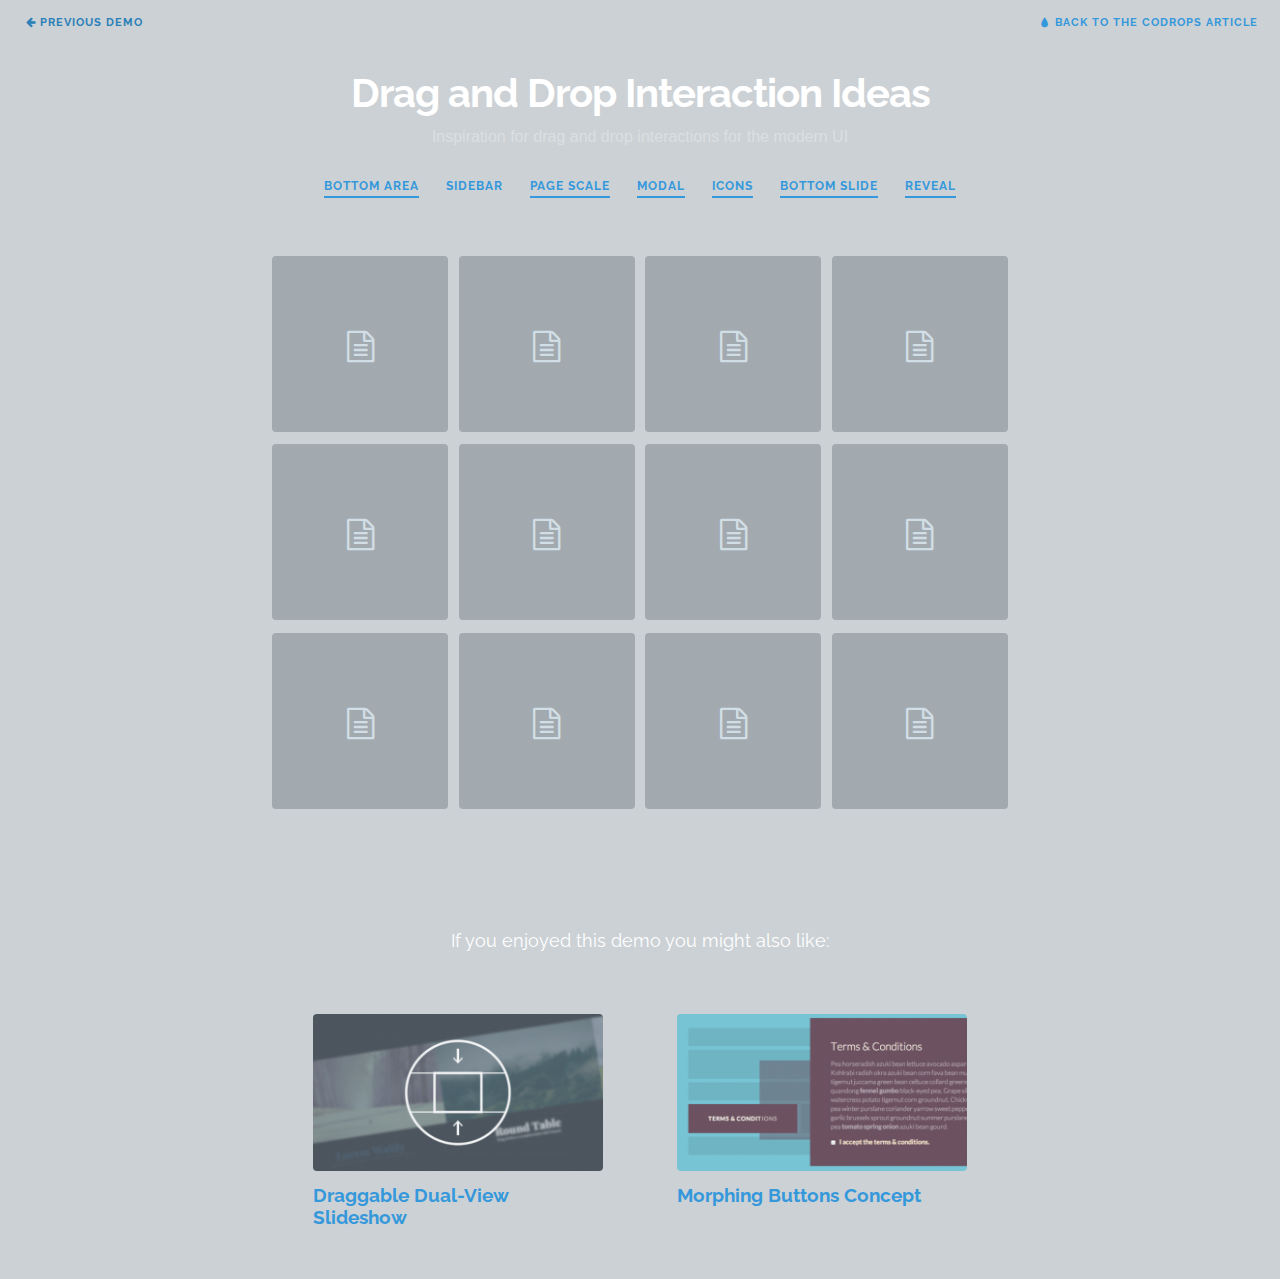
<file: sidebar.html>
<!DOCTYPE html>
<html lang="en" class="no-js">
	<head>
		<meta charset="UTF-8" />
		<meta http-equiv="X-UA-Compatible" content="IE=edge">
		<meta name="viewport" content="width=device-width, initial-scale=1">
		<title>Drag and Drop Interaction Ideas | Sidebar</title>
		<meta name="description" content="Inspiration for drag and drop interactions for the modern UI" />
		<meta name="keywords" content="drag and drop, interaction, inspiration, web design, ui" />
		<meta name="author" content="Codrops" />
		<link rel="shortcut icon" href="../favicon.ico">
		<link rel="stylesheet" type="text/css" href="css/normalize.css" />
		<link rel="stylesheet" type="text/css" href="fonts/font-awesome-4.2.0/css/font-awesome.min.css" />
		<link rel="stylesheet" type="text/css" href="css/demo.css" />
		<link rel="stylesheet" type="text/css" href="css/sidebar.css" />
		<script src="js/modernizr.custom.js"></script>
	</head>
	<body class="skin-1">
		<div class="container">
			<!-- Top Navigation -->
			<div class="codrops-top clearfix">
				<a class="codrops-icon codrops-icon-prev" href="http://tympanus.net/Development/MorphingSearch/"><span>Previous Demo</span></a>
				<span class="right"><a class="codrops-icon codrops-icon-drop" href="http://tympanus.net/codrops/?p=21275"><span>Back to the Codrops Article</span></a></span>
			</div>
			<div class="content">
				<header class="codrops-header">
					<h1>Drag and Drop Interaction Ideas <span>Inspiration for drag and drop interactions for the modern UI</span></h1>
					<nav class="codrops-demos">
						<a href="index.html">Bottom Area</a>
						<a class="current-demo" href="sidebar.html">Sidebar</a>
						<a href="page-scale.html">Page Scale</a>
						<a href="modal.html">Modal</a>
						<a href="icons.html">Icons</a>
						<a href="bottom-slide.html">Bottom Slide</a>
						<a href="reveal.html">Reveal</a>
					</nav>
				</header>
				<div id="grid" class="grid clearfix">
					<div class="grid__item"><i class="fa fa-fw fa-file-text-o"></i></div>
					<div class="grid__item"><i class="fa fa-fw fa-file-text-o"></i></div>
					<div class="grid__item"><i class="fa fa-fw fa-file-text-o"></i></div>
					<div class="grid__item"><i class="fa fa-fw fa-file-text-o"></i></div>
					<div class="grid__item"><i class="fa fa-fw fa-file-text-o"></i></div>
					<div class="grid__item"><i class="fa fa-fw fa-file-text-o"></i></div>
					<div class="grid__item"><i class="fa fa-fw fa-file-text-o"></i></div>
					<div class="grid__item"><i class="fa fa-fw fa-file-text-o"></i></div>
					<div class="grid__item"><i class="fa fa-fw fa-file-text-o"></i></div>
					<div class="grid__item"><i class="fa fa-fw fa-file-text-o"></i></div>
					<div class="grid__item"><i class="fa fa-fw fa-file-text-o"></i></div>
					<div class="grid__item"><i class="fa fa-fw fa-file-text-o"></i></div>
				</div>
				<!-- Related demos -->
				<section class="related">
					<p>If you enjoyed this demo you might also like:</p>
					<a href="http://tympanus.net/Development/DraggableDualViewSlideshow/">
						<img src="img/related/DualViewSlideshow.png" alt="Dual-View Slideshow Image"/>
						<h3>Draggable Dual-View Slideshow</h3>
					</a>
					<a href="http://tympanus.net/Development/ButtonComponentMorph/">
						<img src="img/related/MorphingButtons.png" alt="Morphing Buttons Image" />
						<h3>Morphing Buttons Concept</h3>
					</a>
				</section>
			</div><!-- /content -->
		</div><!-- /container -->
		<div id="drop-area" class="drop-area">
			<div>
				<div class="drop-area__item"><div class="dummy"></div></div>
				<div class="drop-area__item"><div class="dummy"></div></div>
				<div class="drop-area__item"><div class="dummy"></div></div>
				<div class="drop-area__item"><div class="dummy"></div></div>
				<div class="drop-area__item"><div class="dummy"></div></div>
				<div class="drop-area__item"><div class="dummy"></div></div>
				<div class="drop-area__item"><div class="dummy"></div></div>
				<div class="drop-area__item"><div class="dummy"></div></div>
			</div>
		</div>
		<div class="drop-overlay"></div>
		<script src="js/draggabilly.pkgd.min.js"></script>
		<script src="js/dragdrop.js"></script>
		<script>
			(function() {
				var body = document.body,
					dropArea = document.getElementById( 'drop-area' ),
					droppableArr = [], dropAreaTimeout;

				// initialize droppables
				[].slice.call( document.querySelectorAll( '#drop-area .drop-area__item' )).forEach( function( el ) {
					droppableArr.push( new Droppable( el, {
						onDrop : function( instance, draggableEl ) {
							// show checkmark inside the droppabe element
							classie.add( instance.el, 'drop-feedback' );
							clearTimeout( instance.checkmarkTimeout );
							instance.checkmarkTimeout = setTimeout( function() { 
								classie.remove( instance.el, 'drop-feedback' );
							}, 800 );
							// ...
						}
					} ) );
				} );

				// initialize draggable(s)
				[].slice.call(document.querySelectorAll( '#grid .grid__item' )).forEach( function( el ) {
					new Draggable( el, droppableArr, {
						scroll : true,
						scrollable : '#drop-area',
						scrollSpeed : 40,
						scrollSensitivity : 50,
						draggabilly : { containment: document.body },
						onStart : function() {
							// add class 'drag-active' to body
							classie.add( body, 'drag-active' );
							// clear timeout: dropAreaTimeout (toggle drop area)
							clearTimeout( dropAreaTimeout );
							// show dropArea
							classie.add( dropArea, 'show' );
						},
						onEnd : function( wasDropped ) {
							var afterDropFn = function() {
								// hide dropArea
								classie.remove( dropArea, 'show' );
								// remove class 'drag-active' from body
								classie.remove( body, 'drag-active' );
							};

							if( !wasDropped ) {
								afterDropFn();
							}
							else {
								// after some time hide drop area and remove class 'drag-active' from body
								clearTimeout( dropAreaTimeout );
								dropAreaTimeout = setTimeout( afterDropFn, 400 );
							}
						}
					} );
				} );
			})();
		</script>
	</body>
</html>
</file>
<file: css/demo.css>
@import url(http://fonts.googleapis.com/css?family=Raleway:200,400,700);

@font-face {
	font-weight: normal;
	font-style: normal;
	font-family: 'codropsicons';
	src:url('../fonts/codropsicons/codropsicons.eot');
	src:url('../fonts/codropsicons/codropsicons.eot?#iefix') format('embedded-opentype'),
		url('../fonts/codropsicons/codropsicons.woff') format('woff'),
		url('../fonts/codropsicons/codropsicons.ttf') format('truetype'),
		url('../fonts/codropsicons/codropsicons.svg#codropsicons') format('svg');
}

*, *:after, *:before { -webkit-box-sizing: border-box; box-sizing: border-box; }
.clearfix:before, .clearfix:after { content: ''; display: table; }
.clearfix:after { clear: both; }

body {
	background: #2f3238;
	color: #fff;
	font-weight: 400;
	font-size: 1em;
	font-family: 'Raleway', Arial, sans-serif;
}

a {
	color: #cc6055;
	text-decoration: none;
	outline: none;
}

a:hover, a:focus {
	color: #fff;
}

.skin-1 { background: #ccd1d5; color: #fff; }
.skin-1 a { color: #3498db; }
.skin-1 a:hover, .skin-1 a:focus { color: #2980b9; }

.skin-2 { background: #333; color: #fff; }
.skin-2 a { color: #edaa62; }
.skin-2 a:hover, .skin-2 a:focus { color: #fff; }

.skin-3 { background: #f1f1f1; color: #6C7A89; }
.skin-3 a { color: #475463; }
.skin-3 a:hover, .skin-3 a:focus { color: #6C7A89; }

.skin-4 { background: #434d55; color: #eee; }
.skin-4 a { color: #2fa0ec; }
.skin-4 a:hover, .skin-4 a:focus { color: #eee; }

.skin-5 { background: #f9f6ee; color: #aaaa9f; }
.skin-5 a { color: #62b989; }
.skin-5 a:hover, .skin-4 a:focus { color: #737369; }

.skin-6 { background: #fff; color: #474843; }
.skin-6 a { color: #ff7474; }
.skin-6 a:hover, .skin-6 a:focus { color: #474843; }

.content {
	max-width: 1290px;
	margin: 0 auto;
	text-align: center;
	-webkit-touch-callout: none;
	-webkit-user-select: none;
	-khtml-user-select: none;
	-moz-user-select: none;
	-ms-user-select: none;
	user-select: none;
}

/* Header */
.codrops-header {
	padding: 0 1em 3em;
	letter-spacing: -1px;
}

.codrops-header h1 {
	font-weight: 700;
	font-size: 2.5em;
	line-height: 1;
}

.codrops-header h1 span {
	display: block;
	font-size: 40%;
	margin-top: 1em;
	font-weight: 400;
	font-family: 'Helvetica Neue', Helvetica, Arial, sans-serif;
	opacity: 0.3;
	letter-spacing: 0px;
}

/* To Navigation Style */
.codrops-top {
	width: 100%;
	text-transform: uppercase;
	font-weight: 700;
	font-size: 0.69em;
	line-height: 2.2;
}

.codrops-top a {
	display: inline-block;
	padding: 1em 2em;
	text-decoration: none;
	letter-spacing: 1px;
}

.codrops-top span.right {
	float: right;
}

.codrops-top span.right a {
	display: block;
	float: left;
}

.codrops-icon:before {
	margin: 0 4px;
	text-transform: none;
	font-weight: normal;
	font-style: normal;
	font-variant: normal;
	font-family: 'codropsicons';
	line-height: 1;
	speak: none;
	-webkit-font-smoothing: antialiased;
}

.codrops-icon-drop:before {
	content: "\e001";
}

.codrops-icon-prev:before {
	content: "\e004";
}

/* Codrops demo links */
.codrops-demos a {
	font-weight: 700;
	text-transform: uppercase;
	letter-spacing: 1px;
	padding: 0.3em 0;
	margin: 0.25em 1em;
	font-size: 0.75em;
	display: inline-block;
	border-bottom: 2px solid rgba(0,0,0,0.2);
	border-color: initial;
}

.codrops-demos a.current-demo {
	border-bottom-color: transparent;
}

/* Related demos */
.related {
	text-align: center;
	padding-top: 6em;
}

.related p {
	font-size: 1.15em;
}

.related > a {
	vertical-align: top;
	width: calc(100% - 20px);
	max-width: 340px;
	display: inline-block;
	text-align: center;
	margin: 20px 10px;
	padding: 25px;
}

.related a img {
	max-width: 100%;
	opacity: 0.8;
	border-radius: 4px;
}

.related a:hover img,
.related a:active img {
	opacity: 1;
}

.related a h3 {
	margin: 0;
	padding: 0.5em 0 0.3em;
	max-width: 300px;
	text-align: left;
}

@media screen and (max-width: 27em) {
	.codrops-header,
	.related {
		font-size: 75%;
	}
	.codrops-icon {
		font-size: 1.5em;
	}
	.codrops-icon span {
		display: none;
	}
}
</file>
<file: css/bottom-area.css>
.grid {
	margin: 0 auto;
	max-width: 50em;
	padding: 0 1em;
}

.grid__item {
	font-size: 2em;
	display: inline-block;
	margin: 0.2em 0.1em;
	padding-top: 2.25em;
	width: 5.5em;
	height: 5.5em;
	border-radius: 4px;
	background: #403E45;
	color: #76737C;
	text-align: center;
}

.grid__item:hover {
	cursor: move;
	cursor: -webkit-grab;
	cursor: grab;
}

.grid__item:active {
	cursor: -webkit-grabbing;
	cursor: grabbing;
}

.is-dragging {
	background: #4e4c52;
}

.is-active {
	z-index: 100;
}

.is-dropped {
	opacity: 0;
	-webkit-transform: scale3d(0.7,0.7,1) !important;
	transform: scale3d(0.7,0.7,1) !important;
}

.is-complete {
	opacity: 1;
	-webkit-transition: opacity 0.3s, -webkit-transform 0.3s !important;
	transition: opacity 0.3s, transform 0.3s !important;
	-webkit-transform: scale3d(1,1,1) !important;
	transform: scale3d(1,1,1) !important;
}

.animate {
	-webkit-transition: all 0.3s ease-out;
	transition: all 0.3s ease-out;
}

.drop-area {
	position: fixed;
	top: 100%;
	left: 0;
	z-index: 99;
	width: 100%;
	height: 17em;
	background: #cc6055;
	text-align: center;
	-webkit-transition: -webkit-transform 0.5s cubic-bezier(0.6,0,0.4,1);
	transition: transform 0.5s cubic-bezier(0.6,0,0.4,1);
	-webkit-transform: translate3d(0,20px,0);
	transform: translate3d(0,20px,0);
}

.drop-area.show {
	-webkit-transform: translate3d(0,-100%,0);
  transform: translate3d(0,-100%,0);
}

.drop-area > div {
	width: 100%;
	height: 100%;
	-webkit-transition: -webkit-transform 0.4s 0.3s;
	transition: transform 0.4s 0.3s;
	-webkit-transform: translate3d(0,50%,0);
	transform: translate3d(0,50%,0);
}

.drop-area.show > div {
	-webkit-transform: translate3d(0,0,0);
	transform: translate3d(0,0,0);
}

.drop-area__item {
	position: relative;
	display: inline-block;
	margin: 1.25em 1% 1% 1%;
	max-width: 13em;
	width: 20%;
	height: 12em;
	border-radius: 4px;
	background: rgba(0,0,0,0.1);
	-webkit-transition: -webkit-transform 0.3s, background 0.3s;
	transition: transform 0.3s, background 0.3s;
	-webkit-backface-visibility: hidden;
}

.drop-area__item.highlight {
	background: rgba(0,0,0,0.15);
	-webkit-transform: scale3d(1.08,1.08,1);
	transform: scale3d(1.08,1.08,1);
}

.drop-area__item::before,
.drop-area__item::after {
	position: absolute;
	top: 50%;
	left: 0;
	width: 100%;
	color: rgba(0,0,0,0.15);
	font-size: 1.5em;
	margin-top: -0.35em;
	font-family: FontAwesome;
	pointer-events: none;
}

.drop-area__item::before {
	content: '\f067';
}

.drop-feedback.drop-area__item::before {
	opacity: 0;
	-webkit-transform: scale3d(0,0,1);
	transform: scale3d(0,0,1);
}

.drop-area__item::after {
	color: rgba(255,253,197,0.6);
	content: '\f00c';
	font-size: 3em;
	margin-top: -0.5em;
	opacity: 0;
	-webkit-transition: opacity 0.3s, -webkit-transform 0.3s;
	transition: opacity 0.3s, transform 0.3s;
	-webkit-transform: scale3d(2,2,1);
	transform: scale3d(2,2,1);
}

.drop-feedback.drop-area__item::after {
	opacity: 1;
	-webkit-transform: scale3d(1,1,1);
	transform: scale3d(1,1,1);
}

.dummy,
.dummy::after {
	position: absolute;
	top: 100%;
	left: 0;
	margin: 0.25em 0;
	height: 0.65em;
	border-radius: 2px;
	background: rgba(0,0,0,0.15);
	-webkit-backface-visibility: hidden;
}

.dummy {
	width: 90%;
}

.dummy::after {
	width: 60%;
	content: '';
}

.drop-overlay {
	position: fixed;
	top: 0;
	left: 0;
	width: 100%;
	height: 100%;
	background: rgba(0,0,0,0.3);
	opacity: 0;
	-webkit-transition: opacity 0.3s;
	transition: opacity 0.3s;
	pointer-events: none;
}

.drop-area.show + .drop-overlay {
	opacity: 1;
}

.helper {
	position: absolute !important;
	margin: 0;
}

@media screen and (max-width: 50em) {
	.grid__item {
		font-size: 1.5em;
	}
	.drop-area {
		font-size: 0.6em;
	}
}

@media screen and (max-width: 25.5em) {
	.grid {
		padding: 0 2em;
	}
	.grid__item {
		font-size: 1em;
	}
}
</file>
<file: css/bottom-slide.css>
.grid {
	margin: 0 auto;
	max-width: 50em;
	padding: 0 1em;
}

.grid__item {
	float: left;
	margin: 0.5%;
	width: 49%;
	height: 2.05em;
	padding: 0.35em 0.5em;
	border-radius: 4px;
	background: #62b989;
	color: #a3e0be;
	font-size: 1.5em;
	text-align: left;
}

.grid__item::after {
	content: '';
	position: absolute;
	top: 0.3em;
	left: 2.25em;
	bottom: 0.3em;
	right: 0.3em;
	background: rgba(0,0,0,0.1);
	border-radius: 4px;
}

.grid__item:hover {
	cursor: move;
	cursor: -webkit-grab;
	cursor: grab;
}

.grid__item:active {
	cursor: -webkit-grabbing;
	cursor: grabbing;
}

.is-dragging {
	background: #575e5a;
}

.is-active {
	z-index: 100;
}

.is-dropped {
	opacity: 0;
	-webkit-transform: scale3d(0.7,0.7,1) !important;
  transform: scale3d(0.7,0.7,1) !important;
}

.is-complete {
	opacity: 1;
	-webkit-transition: opacity 0.3s, -webkit-transform 0.3s !important;
	transition: opacity 0.3s, transform 0.3s !important;
	-webkit-transform: scale3d(1,1,1) !important;
	transform: scale3d(1,1,1) !important;
}

.animate {
	-webkit-transition: all 0.3s ease-out;
	transition: all 0.3s ease-out;
}

.drop-area {
	position: fixed;
	top: 100%;
	left: 0;
	z-index: 99;
	width: 100%;
	width: calc(100% + 20px);
	height: 100%;
	background: #76d39f;
	text-align: center;
	overflow: auto;
	-webkit-transition: -webkit-transform 0.5s cubic-bezier(0.6,0,0.4,1);
	transition: transform 0.5s cubic-bezier(0.6,0,0.4,1);
	-webkit-transform: translate3d(0,20px,0);
	transform: translate3d(0,20px,0);
}

.drop-area.show {
	-webkit-transform: translate3d(0,-100%,0);
  transform: translate3d(0,-100%,0);
}

.drop-area > div {
	width: 100%;
	width: calc(100% - 20px);
	padding: 2em 2em 5em;
	-webkit-transition: -webkit-transform 0.4s 0.3s;
	transition: transform 0.4s 0.3s;
	-webkit-transform: translate3d(0,50%,0);
	transform: translate3d(0,50%,0);
}

.drop-area.show > div {
	-webkit-transform: translate3d(0,0,0);
	transform: translate3d(0,0,0);
}

.drop-area__item {
	position: relative;
	display: inline-block;
	margin: 0.4em 0;
	width: 100%;
	max-width: 30em;
	height: 3em;
	padding: 0.3em 0.5em;
	background: #fff;
	color: #919f97;
	font-size: 1.5em;
	text-align: left;
	padding: 0.9em 1em;
	border-radius: 4px;
	-webkit-transition: -webkit-transform 0.3s, background 0.3s, color 0.3s;
	transition: transform 0.3s, background 0.3s, color 0.3s;
}

.drop-area__item.highlight {
	background: rgba(0,0,0,0.15);
	color: #fff;
	-webkit-transform: scale3d(1.08,1.08,1);
	transform: scale3d(1.08,1.08,1);
}

.drop-area__item::before {
	content: '';
	position: absolute;
	top: 0.3em;
	left: 3.25em;
	bottom: 0.3em;
	right: 0.3em;
	background: rgba(75,136,102,0.1);
	border-radius: 4px;
}

.drop-area__item::after {
	position: absolute;
	top: 0;
	right: 0;
	font-family: FontAwesome;
	pointer-events: none;
	color: #62b989;
	content: '\f00c';
	font-size: 1.75em;
	margin: 0.35em;
	opacity: 0;
	-webkit-transition: opacity 0.3s, -webkit-transform 0.3s;
	transition: opacity 0.3s, transform 0.3s;
	-webkit-transform: scale3d(0.5,0.5,1);
	transform: scale3d(0.5,0.5,1);
}

.drop-feedback.drop-area__item::after {
	opacity: 1;
	-webkit-transform: scale3d(1,1,1);
	transform: scale3d(1,1,1);
}

.dummy {
	margin: 1em auto 2.5em;
	width: 50%;
	max-width: 30em;
	height: 1.5em;
	background: rgba(0,0,0,0.1);
	border-radius: 4px;
	box-shadow: 0 1.5em 0 -0.6em rgba(0,0,0,0.1);
}

.drop-overlay {
	position: fixed;
	top: 0;
	left: 0;
	width: 100%;
	height: 100%;
	background: rgba(0,0,0,0.3);
	opacity: 0;
	-webkit-transition: opacity 0.3s;
	transition: opacity 0.3s;
	pointer-events: none;
}

.drop-area.show + .drop-overlay {
	opacity: 1;
}

.helper {
	position: absolute !important;
	margin: 0;
}

@media screen and (max-width: 50em) {
	.grid__item {
		font-size: 1.5em;
	}
	.drop-area {
		font-size: 0.8em;
	}
}

@media screen and (max-width: 25.5em) {
	.grid {
		padding: 0 2em;
	}
	.grid__item {
		font-size: 1em;
	}
}
</file>
<file: css/icons.css>
.list {
	margin: 0 auto;
	max-width: 50em;
	padding: 0 1em;
}

.list__item {
	position: relative;
	margin: 0.25em;
	height: 1.75em;
	border-radius: 5px;
	background: #66727c;
	list-style-type: none;
	text-align: left;
	font-size: 2em;
	pointer-events: none;
}

.list__item:active {
	background: transparent
}

.drag-me {
	top: 1em;
	left: 1em;
	width: 1.5em;
	height: 1.5em;
	border-radius: 3px;
	background: #505b65;
	color: #6dcde9;
	text-align: center;
	font-size: 0.5em;
	line-height: 1.5;
	pointer-events: auto;
}

.drag-me::before {
	position: absolute;
	top: 0;
	left: 110%;
	width: 500%;
	height: 100%;
	border-radius: 3px;
	background: #66727c;
	content: '';
	pointer-events: none;
}

.drag-me:hover {
	cursor: move;
	cursor: -webkit-grab;
	cursor: grab;
}

.drag-me:active {
	cursor: -webkit-grabbing;
	cursor: grabbing;
}

.is-active {
	z-index: 100
}

.is-dropped {
	opacity: 0
}

.is-complete {
	opacity: 1;
	-webkit-transition: opacity 0.3s !important;
	transition: opacity 0.3s !important;
}

.animate {
	-webkit-transition: all 0.3s ease-out;
	transition: all 0.3s ease-out;
}

.drop-area {
	position: fixed;
	top: 100%;
	left: 0;
	z-index: 99;
	width: 100%;
	height: 160px;
	text-align: center;
	font-size: 3em;
	pointer-events: none;
}

.drop-area__item {
	position: relative;
	display: inline-block;
	padding: 0 0.5em;
	max-width: calc(20% - 0.3em);
	border-radius: 10px;
	color: #2fa0ec;
	line-height: 120px;
	-webkit-transition: -webkit-transform 0.3s, color 0.3s;
	transition: transform 0.3s, color 0.3s;
}

.drop-area.show .drop-area__item.highlight {
	color: #fff;
	-webkit-transition: none;
	transition: none;
}

.drop-area__item::before {
	position: absolute;
	top: 50%;
	left: 50%;
	margin: -1px 0 0 -1px;
	width: 2px;
	height: 2px;
	border-radius: 50%;
	box-shadow: 0 0 1px 0 rgba(255,255,255,0.3);
	content: '';
}

.drop-feedback.drop-area__item::before {
	-webkit-animation: highlight 0.3s forwards;
	animation: highlight 0.3s forwards;
}
/* Effect as seen on http://palettab.com/ by Tim Holman & Claudio Guglieri */

@-webkit-keyframes highlight {
	to {
		box-shadow: 0 0 50px 100px rgba(255,255,255,0.3);
		opacity: 0;
	}
}

@keyframes highlight {
	to {
		box-shadow: 0 0 50px 100px rgba(255,255,255,0.3);
		opacity: 0;
	}
}

.drop-area.show .drop-area__item {
	-webkit-transform: translate3d(0,-140px,0);
	transform: translate3d(0,-140px,0);
	pointer-events: auto;
}

.drop-area.show .drop-area__item:first-child,
.drop-area.show .drop-area__item:last-child {
	-webkit-transition-delay: 0.1s;
	transition-delay: 0.1s;
}

.drop-area.show .drop-area__item:nth-child(2),
.drop-area.show .drop-area__item:nth-child(4) {
	-webkit-transition-delay: 0.05s;
	transition-delay: 0.05s;
}

.drop-overlay {
	position: fixed;
	top: 0;
	left: 0;
	width: 100%;
	height: 100%;
	background: linear-gradient(to bottom, rgba(0,0,0,0) 0%,rgba(0,0,0,0.9) 79%);
	opacity: 0;
	-webkit-transition: opacity 0.3s;
	transition: opacity 0.3s;
	pointer-events: none;
}

.drop-area.show + .drop-overlay {
	opacity: 1
}

.helper {
	position: absolute !important;
	margin: 0;
}

@media screen and (max-width: 50em) {
	.list__item {
		font-size: 1.5em;
	}
	.drop-area {
		font-size: 2em;
	}
}

@media screen and (max-width: 25.5em) {
	.grid {
		padding: 0 2em;
	}
	.drop-area {
		font-size: 1.5em;
	}
}
</file>
<file: css/modal.css>
.grid {
	margin: 0 auto;
	max-width: 50em;
	padding: 0 1em;
}

.grid__item {
	display: inline-block;
	margin: 0.2em 0.1em;
	padding-top: 2.25em;
	width: 5.5em;
	height: 5.5em;
	font-size: 2em;
	border-radius: 4px;
	background: #f4a8a8;
	color: #fff;
	text-align: center;
}

.grid__item:hover {
	cursor: move;
	cursor: -webkit-grab;
	cursor: grab;
}

.grid__item:active {
	cursor: -webkit-grabbing;
	cursor: grabbing;
}

.is-dragging {
	background: #df7a80;
}

.is-active {
	z-index: 100;
}

.is-dropped {
	opacity: 0;
	-webkit-transform: scale3d(0.7,0.7,1) !important;
	transform: scale3d(0.7,0.7,1) !important;
}

.is-complete {
	opacity: 1;
	-webkit-transition: opacity 0.3s, -webkit-transform 0.3s !important;
	transition: opacity 0.3s, transform 0.3s !important;
	-webkit-transform: scale3d(1,1,1) !important;
	transform: scale3d(1,1,1) !important;
}

.animate {
	-webkit-transition: all 0.3s ease-out;
	transition: all 0.3s ease-out;
}

.drop-area {
	position: fixed;
	top: 50%;
	left: 50%;
	padding: 2em;
	z-index: 99;
	background: #fff;
	border-radius: 5px;
	text-align: center;
	opacity: 0;
	-webkit-transition: -webkit-transform 0.3s, opacity 0.3s;
	transition: transform 0.3s, opacity 0.3s;
	-webkit-transform: translate3d(-50%,-50%,0) scale3d(1.1,1.1,1);
	transform: translate3d(-50%,-50%,0) scale3d(1.1,1.1,1);
	pointer-events: none;
}

.drop-area.show {
	opacity: 1;
	-webkit-transform: translate3d(-50%,-50%,0) scale3d(1,1,1);
	transform: translate3d(-50%,-50%,0) scale3d(1,1,1);
	pointer-events: auto;
}

.drop-area__item {
	position: relative;
	display: inline-block;
	width: 15em;
	height: 15em;
	margin: 1em;
	border-radius: 6px;
	background: rgba(0,0,0,0.05);
	-webkit-transition: -webkit-transform 0.3s, background 0.3s;
	transition: transform 0.3s, background 0.3s;
	-webkit-backface-visibility: hidden;
}

.drop-area__item.highlight {
	background: rgba(128,168,204,0.3);
	-webkit-transform: scale3d(1.08,1.08,1);
	transform: scale3d(1.08,1.08,1);
}

.drop-area__item::before,
.drop-area__item::after {
	position: absolute;
	top: 50%;
	left: 0;
	width: 100%;
	color: #6C7A89;
	font-size: 2em;
	margin-top: -0.3em;
	font-family: FontAwesome;
	pointer-events: none;
}

.drop-area__item::before {
	content: '\f01c';
}

.drop-area__item:nth-child(2)::before {
	content: '\f187';
}

.drop-feedback.drop-area__item::before {
	opacity: 0;
	-webkit-transform: scale3d(0,0,1);
	transform: scale3d(0,0,1);
}

.drop-area__item::after {
	content: '\f00c';
	opacity: 0;
	-webkit-transition: opacity 0.3s, -webkit-transform 0.3s;
	transition: opacity 0.3s, transform 0.3s;
	-webkit-transform: scale3d(2,2,1);
	transform: scale3d(2,2,1);
}

.drop-feedback.drop-area__item::after {
	opacity: 1;
	-webkit-transform: scale3d(1,1,1);
	transform: scale3d(1,1,1);
}

.drop-overlay {
	position: fixed;
	top: 0;
	left: 0;
	width: 100%;
	height: 100%;
	background: rgba(0,0,0,0.7);
	opacity: 0;
	-webkit-transition: opacity 0.3s;
	transition: opacity 0.3s;
	pointer-events: none;
}

.drop-area.show + .drop-overlay {
	opacity: 1;
}

.helper {
	position: absolute !important;
	margin: 0;
}

@media screen and (max-width: 50em) {
	.grid__item {
		font-size: 1.5em;
	}
	.drop-area {
		font-size: 0.6em;
	}
}

@media screen and (max-width: 25.5em) {
	.grid {
		padding: 0 2em;
	}
	.grid__item {
		font-size: 1em;
	}
}
</file>
<file: css/page-scale.css>
.container {
	background: #54525C;
	-webkit-transition: -webkit-transform 0.5s;
	transition: transform 0.5s;
}

.drag-active .container {
	-webkit-transform: scale3d(0.9,0.9,1);
	transform: scale3d(0.9,0.9,1);
}

.grid {
	margin: 0 auto;
	max-width: 50em;
	padding: 0 1em;
}

.grid__item {
	display: inline-block;
	margin: 0.2em 0.1em;
	padding-top: 2.25em;
	width: 5.5em;
	height: 5.5em;
	border-radius: 4px;
	background: #403E45;
	color: #76737C;
	text-align: center;
	font-size: 2em;
}

.grid__item:hover {
	cursor: move;
	cursor: -webkit-grab;
	cursor: grab;
}

.grid__item:active {
	cursor: -webkit-grabbing;
	cursor: grabbing;
}

.is-dragging {
	background: #4B4952;
}

.is-active {
	z-index: 100;
}

.is-dropped {
	opacity: 0;
	-webkit-transform: scale3d(0.7,0.7,1) !important;
	transform: scale3d(0.7,0.7,1) !important;
}

.is-complete {
	opacity: 1;
	-webkit-transition: opacity 0.3s, -webkit-transform 0.3s !important;
	transition: opacity 0.3s, transform 0.3s !important;
	-webkit-transform: scale3d(1,1,1) !important;
	transform: scale3d(1,1,1) !important;
}

.animate {
	-webkit-transition: all 0.3s ease-out;
	transition: all 0.3s ease-out;
}

.drop-area {
	position: fixed;
	top: 0;
	left: 100%;
	z-index: 99;
	width: 100%;
	height: 100%;
	background: #f0f0f0;
	text-align: center;
	-webkit-transition: -webkit-transform 0.5s;
	transition: transform 0.5s;
}

.drop-area.show {
	-webkit-transform: translate3d(-100%,0,0);
	transform: translate3d(-100%,0,0);
}

.drop-area > div {
	position: absolute;
	top: 20px;
	right: 20px;
	bottom: 20px;
	left: 20px;
}

.drop-area__item {
	position: relative;
	float: left;
	width: 50%;
	height: 50%;
	border: 10px solid transparent;
}

.drop-area__item > div {
	width: 100%;
	height: 100%;
	border-radius: 5px;
	background: rgba(0,0,0,0.1);
	-webkit-transition: -webkit-transform 0.3s, background 0.3s;
	transition: transform 0.3s, background 0.3s;
	-webkit-transform: scale3d(1,1,1); /* special treatment for Safari */
	transform: scale3d(1,1,1);
}

.drop-area__item.highlight > div {
	background: rgba(0,0,0,0.2);
	-webkit-transform: scale3d(0.95,0.95,1);
	transform: scale3d(0.95,0.95,1);
}

.drop-area__item > div::before,
.drop-area__item > div::after {
	position: absolute;
	top: 50%;
	left: 0;
	margin-top: -0.5em;
	width: 100%;
	color: rgba(0,0,0,0.4);
	font-size: 2.5em;
	font-family: FontAwesome;
	pointer-events: none;
}

.drop-area__item > div::before {
	content: '\f067';
}

.drop-feedback.drop-area__item > div::before {
	opacity: 0;
	-webkit-transform: scale3d(0,0,1);
	transform: scale3d(0,0,1);
}

.drop-area__item > div::after {
	margin-top: -0.5em;
	color: rgba(205,180,117,0.6);
	content: '\f00c';
	font-size: 3em;
	opacity: 0;
	-webkit-transition: opacity 0.3s, -webkit-transform 0.3s;
	transition: opacity 0.3s, transform 0.3s;
	-webkit-transform: scale3d(2,2,1);
	transform: scale3d(2,2,1);
}

.drop-feedback.drop-area__item > div::after {
	opacity: 1;
	-webkit-transform: scale3d(1,1,1);
	transform: scale3d(1,1,1);
}

.drop-feedback.drop-area__item > div {
	background: #f6e6bc;
}

.dummy,
.dummy::after {
	position: absolute;
	top: 1em;
	left: 1em;
	height: 1em;
	border-radius: 2px;
	background: rgba(0,0,0,0.15);

	-webkit-backface-visibility: hidden;
}

.dummy {
	width: 50%;
}

.dummy::after {
	top: 1.5em;
	left: 0;
	width: 60%;
	content: '';
}

.drop-overlay {
	position: fixed;
	top: 0;
	left: 0;
	width: 100%;
	height: 100%;
	background: rgba(0,0,0,0.3);
	opacity: 0;
	-webkit-transition: opacity 0.3s;
	transition: opacity 0.3s;
	pointer-events: none;
}

.drop-area.show + .drop-overlay {
	opacity: 1;
}

.helper {
	position: absolute !important;
	margin: 0;
}

@media screen and (max-width: 50em) {
	.grid__item {
		font-size: 1.5em;
	}
	.drop-area {
		font-size: 0.6em;
	}
}

@media screen and (max-width: 25.5em) {
	.grid {
		padding: 0 2em;
	}
	.grid__item {
		font-size: 1em;
	}
}
</file>
<file: css/reveal.css>
.container {
	position: relative;
	z-index: 10;
	background: #d5d4d4;
	-webkit-transition: -webkit-transform 0.5s;
	transition: transform 0.5s;
}

.drag-active .container {
	-webkit-transform: translate3d(-100%,0,0);
	transform: translate3d(-100%,0,0);
}

.grid {
	margin: 0 auto;
	max-width: 50em;
	padding: 0 1em;
}

.grid__item {
	display: inline-block;
	margin: 0.2em 0.1em;
	padding-top: 2.25em;
	width: 5.5em;
	height: 5.5em;
	border-radius: 4px;
	background: #eae9e9;
	color: #999;
	text-align: center;
	font-size: 2em;
}

.grid__item:hover {
	cursor: move;
	cursor: -webkit-grab;
	cursor: grab;
}

.grid__item:active {
	cursor: -webkit-grabbing;
	cursor: grabbing;
}

.is-dragging {
	background: #ff7474;
	color: #fff;
}

.is-active {
	z-index: 100;
}

.is-dropped {
	opacity: 0;
	-webkit-transform: scale3d(0.7,0.7,1) !important;
	transform: scale3d(0.7,0.7,1) !important;
}

.is-complete {
	opacity: 1;
	-webkit-transition: opacity 0.3s, -webkit-transform 0.3s !important;
	transition: opacity 0.3s, transform 0.3s !important;
	-webkit-transform: scale3d(1,1,1) !important;
	transform: scale3d(1,1,1) !important;
}

.animate {
	-webkit-transition: all 0.5s;
	transition: all 0.5s;
}

.drop-area {
	position: fixed;
	top: 0;
	left: 0;
	z-index: 8;
	width: 100%;
	height: 100%;
	background: #666;
	text-align: center;
}

.drop-area > div {
	position: absolute;
	top: 20px;
	right: 20px;
	bottom: 20px;
	left: 20px;
}

.drop-area__item {
	position: relative;
	float: left;
	width: 25%;
	height: 100%;
	border: 10px solid transparent;
}

.drop-area__item > div {
	width: 100%;
	height: 100%;
	border-radius: 4px;
	background: #f1f1f1;
	-webkit-transition: -webkit-transform 0.3s, background 0.3s;
	transition: transform 0.3s, background 0.3s;
	-webkit-transform: scale3d(1,1,1); /* special treatment for Safari */
	transform: scale3d(1,1,1);
}

.drop-area__item.highlight > div {
	background: #dbdada;
	-webkit-transform: scale3d(0.95,0.95,1);
	transform: scale3d(0.95,0.95,1);
}

.drop-area__item > div::before,
.drop-area__item > div::after {
	position: absolute;
	top: 50%;
	left: 0;
	margin-top: -0.35em;
	width: 100%;
	color: #ff7474;
	font-size: 1.5em;
	font-family: FontAwesome;
	pointer-events: none;
}

.drop-area__item > div::before {
	content: '\f067';
}

.drop-feedback.drop-area__item > div::before {
	opacity: 0;
	-webkit-transform: scale3d(0,0,1);
	transform: scale3d(0,0,1);
}

.drop-area__item > div::after {
	margin-top: -0.5em;
	color: #ff7474;
	content: '\f00c';
	font-size: 3em;
	opacity: 0;
	-webkit-transition: opacity 0.3s, -webkit-transform 0.3s;
	transition: opacity 0.3s, transform 0.3s;
	-webkit-transform: scale3d(2,2,1);
	transform: scale3d(2,2,1);
}

.drop-feedback.drop-area__item > div::after {
	opacity: 1;
	-webkit-transform: scale3d(1,1,1);
	transform: scale3d(1,1,1);
}

.drop-feedback.drop-area__item > div {
	background: #fff;
}

.dummy,
.dummy::after {
	position: absolute;
	top: 1em;
	left: 1em;
	height: 1em;
	border-radius: 2px;
	background: #999;

	-webkit-backface-visibility: hidden;
}

.dummy {
	width: 50%;
}

.dummy::after {
	top: 1.5em;
	left: 0;
	width: 60%;
	content: '';
}

.drop-overlay {
	position: fixed;
	top: 0;
	left: 0;
	z-index: 8;
	width: 100%;
	height: 100%;
	background: rgba(0,0,0,0.8);
	opacity: 1;
	-webkit-transition: opacity 0.5s;
	transition: opacity 0.5s;
	pointer-events: none;
}

.drop-area.show + .drop-overlay {
	opacity: 0;
}

.helper {
	position: absolute !important;
	margin: 0;
}

@media screen and (max-width: 50em) {
	.grid__item {
		font-size: 1.5em;
	}
	.drop-area {
		font-size: 0.6em;
	}
}

@media screen and (max-width: 38em) {
	.drop-area__item {
		float: none;
		width: 100%;
		height: 25%;
	}
}

@media screen and (max-width: 25.5em) {
	.grid {
		padding: 0 2em;
	}
	.grid__item {
		font-size: 1em;
	}
}
</file>
<file: css/sidebar.css>
.grid {
	margin: 0 auto;
	max-width: 50em;
	padding: 0 1em;
}

.grid__item {
	display: inline-block;
	margin: 0.2em 0.1em;
	font-size: 2em;
	padding-top: 2.25em;
	width: 5.5em;
	height: 5.5em;
	border-radius: 4px;
	background: #a2aab0;
	color: #d2dee5;
	text-align: center;
}

.grid__item:hover {
	cursor: move;
	cursor: -webkit-grab;
	cursor: grab;
}

.grid__item:active {
	cursor: -webkit-grabbing;
	cursor: grabbing;
}

.is-dragging {
	background: #525b62;
}

.is-active {
	z-index: 100;
}

.is-dropped {
	opacity: 0;
	-webkit-transform: scale3d(0.7,0.7,1) !important;
  transform: scale3d(0.7,0.7,1) !important;
}

.is-complete {
	opacity: 1;
	-webkit-transition: opacity 0.3s, -webkit-transform 0.3s !important;
	transition: opacity 0.3s, transform 0.3s !important;
	-webkit-transform: scale3d(1,1,1) !important;
	transform: scale3d(1,1,1) !important;
}

.animate {
	-webkit-transition: all 0.3s ease-out;
	transition: all 0.3s ease-out;
}

.drop-area {
	position: fixed;
	top: 0;
	left: 100%;
	z-index: 99;
	width: 19em;
	height: 100%;
	overflow-y: auto;
	overflow-x: hidden;
	background: #34495e;
	text-align: left;
	-webkit-transition: -webkit-transform 0.5s;
	transition: transform 0.5s;
	-webkit-transform: translate3d(20px,0,0);
	transform: translate3d(20px,0,0);
}

.drop-area.show {
	-webkit-transform: translate3d(-16em,0,0);
	transform: translate3d(-16em,0,0);
}

.drop-area > div {
	width: 100%;
	height: 100%;
	-webkit-transition: -webkit-transform 0.4s 0.1s;
	transition: transform 0.4s 0.1s;
	-webkit-transform: translate3d(50%,0,0);
	transform: translate3d(50%,0,0);
}

.drop-area.show > div {
	-webkit-transform: translate3d(0,0,0);
	transform: translate3d(0,0,0);
}

.drop-area__item {
	position: relative;
	display: inline-block;
	margin: 3em 0 1em 2em;
	width: 12em;
	height: 12em;
	border-radius: 4px;
	background: #6686a7;
	text-align: center;
	-webkit-transition: -webkit-transform 0.3s, background 0.3s;
  transition: transform 0.3s, background 0.3s;
}

.drop-area__item.highlight {
	background: #84a4c4;
	-webkit-transform: scale3d(1.08,1.08,1);
	transform: scale3d(1.08,1.08,1);
}

.drop-area__item::before,
.drop-area__item::after {
	position: absolute;
	top: 50%;
	left: 0;
	width: 100%;
	color: rgba(0,0,0,0.15);
	font-size: 1.5em;
	margin-top: -0.35em;
	font-family: FontAwesome;
	pointer-events: none;
}

.drop-area__item::before {
	content: '\f067';
}

.drop-feedback.drop-area__item::before {
	opacity: 0;
	-webkit-transform: scale3d(0,0,1);
	transform: scale3d(0,0,1);
}

.drop-area__item::after {
	color: rgba(52,73,94,0.6);
	content: '\f00c';
	font-size: 3em;
	margin-top: -0.5em;
	opacity: 0;
	-webkit-transition: opacity 0.3s, -webkit-transform 0.3s;
	transition: opacity 0.3s, transform 0.3s;
	-webkit-transform: scale3d(2,2,1);
	transform: scale3d(2,2,1);
}

.drop-feedback.drop-area__item::after {
	opacity: 1;
	-webkit-transform: scale3d(1,1,1);
	transform: scale3d(1,1,1);
}

.dummy,
.dummy::after {
	position: absolute;
	bottom: 100%;
	left: 0;
	margin: 0.25em 0;
	height: 0.65em;
	border-radius: 2px;
	background: rgba(255,255,255,0.1);
	-webkit-backface-visibility: hidden;
}

.dummy {
	width: 80%;
}

.dummy::after {
	width: 90%;
	content: '';
}

.drop-overlay {
	position: fixed;
	top: 0;
	left: 0;
	width: 100%;
	height: 100%;
	background: rgba(0,0,0,0.3);
	opacity: 0;
	-webkit-transition: opacity 0.3s;
	transition: opacity 0.3s;
	pointer-events: none;
}

.drop-area.show + .drop-overlay {
	opacity: 1;
}

.helper {
	position: absolute !important;
	margin: 0;
}

@media screen and (max-width: 50em) {
	.grid__item {
		font-size: 1.5em;
	}
	.drop-area {
		font-size: 0.6em;
	}
}

@media screen and (max-width: 25.5em) {
	.grid {
		padding: 0 2em;
	}
	.grid__item {
		font-size: 1em;
	}
}
</file>
